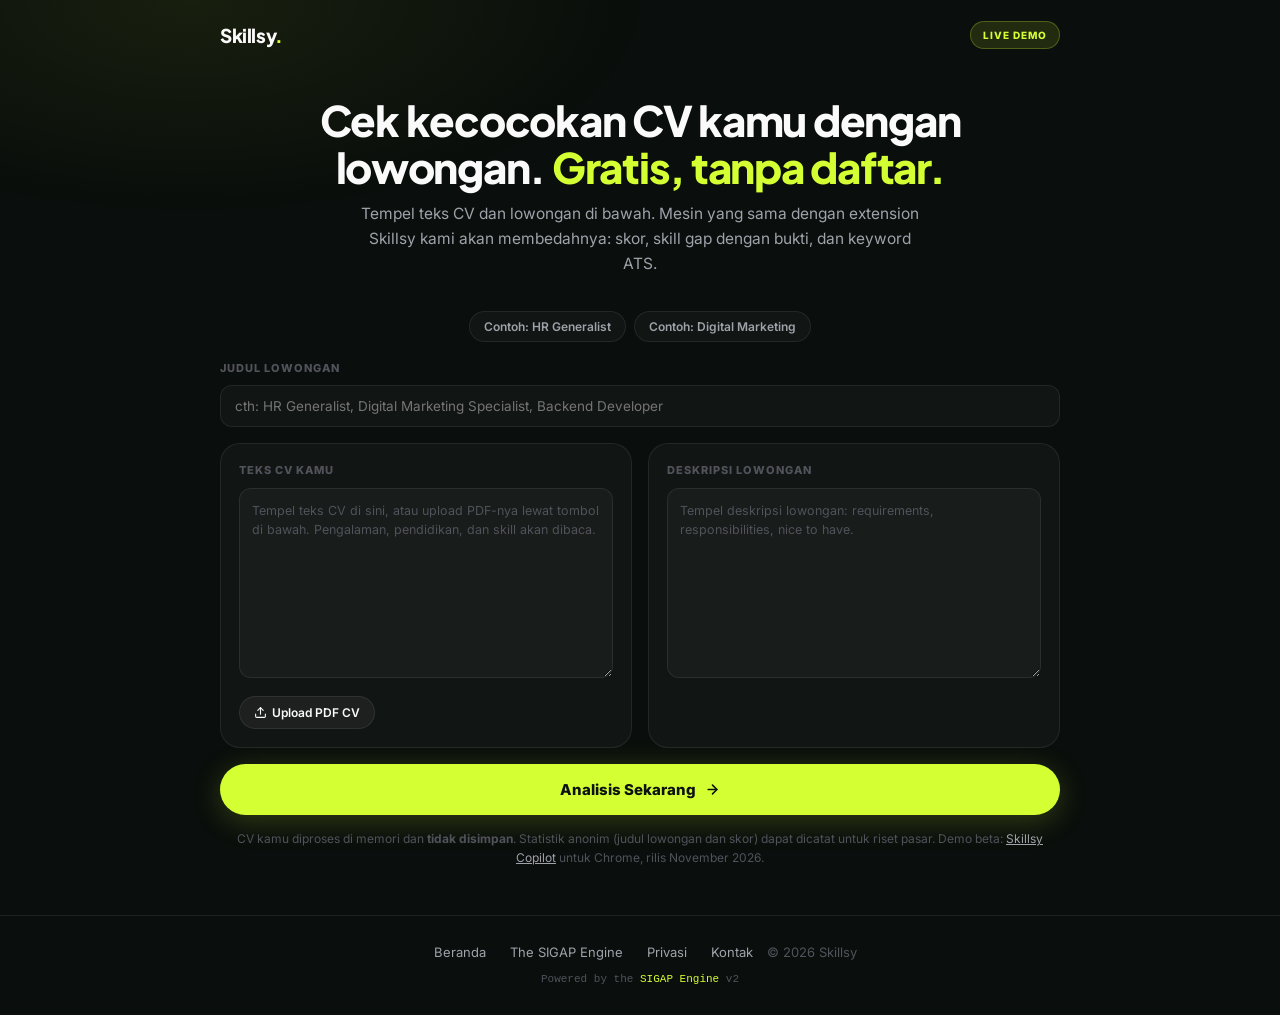
<file: demo.html>
<!DOCTYPE html>
<html lang="id">
<head>
  <meta charset="UTF-8">
  <meta name="viewport" content="width=device-width, initial-scale=1.0">
  <title>Cek Kecocokan CV dengan Lowongan - Gratis | Skillsy</title>
  <meta name="description" content="Demo gratis Skillsy Copilot: tempel CV dan lowongan kerja kamu, dapatkan skor kecocokan, rincian skill gap dengan bukti, dan keyword ATS dalam hitungan detik. Tanpa daftar akun.">
  <link rel="icon" type="image/svg+xml" href="logo.svg">
  <link rel="preconnect" href="https://fonts.googleapis.com">
  <link rel="preconnect" href="https://fonts.gstatic.com" crossorigin>
  <link href="https://fonts.googleapis.com/css2?family=Inter:wght@400;500;600;700&family=Plus+Jakarta+Sans:wght@700;800&display=swap" rel="stylesheet">
  <style>
    :root {
      --bg: #0a0e0c;
      --lime: #d4ff32;
      --lime-dim: rgba(212, 255, 50, 0.12);
      --text: #fafafa;
      --muted: #a1a1aa;
      --faint: #52525b;
      --glass: rgba(255, 255, 255, 0.03);
      --glass-2: rgba(255, 255, 255, 0.06);
      --border: rgba(255, 255, 255, 0.08);
      --radius: 20px;
      --font-display: 'Plus Jakarta Sans', sans-serif;
      --font-body: 'Inter', sans-serif;
      --red: #f87171;
      --green: #4ade80;
    }
    * { margin: 0; padding: 0; box-sizing: border-box; }
    body { font-family: var(--font-body); background: var(--bg); color: var(--text); line-height: 1.6; }
    .bg-fx { position: fixed; inset: 0; z-index: -1; pointer-events: none; }
    .bg-fx::before {
      content: ''; position: absolute; inset: 0;
      background: radial-gradient(ellipse 60% 40% at 15% 0%, rgba(212,255,50,0.07), transparent 60%);
    }
    .container { max-width: 880px; margin: 0 auto; padding: 0 20px; }

    nav {
      display: flex; align-items: center; justify-content: space-between;
      padding: 20px 0;
    }
    .nav-logo { font-family: var(--font-display); font-weight: 800; font-size: 19px; letter-spacing: -0.02em; color: var(--text); text-decoration: none; }
    .nav-logo span { color: var(--lime); }
    .nav-badge { font-size: 10px; font-weight: 800; letter-spacing: 0.1em; color: var(--lime); background: var(--lime-dim); border: 1px solid rgba(212,255,50,0.25); padding: 5px 12px; border-radius: 100px; }

    .hero { padding: 26px 0 34px; text-align: center; }
    .hero h1 { font-family: var(--font-display); font-size: clamp(28px, 4.4vw, 42px); font-weight: 800; letter-spacing: -0.03em; line-height: 1.12; margin-bottom: 12px; }
    .hero h1 em { font-style: normal; color: var(--lime); }
    .hero p { color: var(--muted); max-width: 560px; margin: 0 auto; font-size: 15.5px; }

    .demo-grid { display: grid; grid-template-columns: 1fr 1fr; gap: 16px; margin-bottom: 16px; }
    .input-card {
      background: var(--glass); border: 1px solid var(--border);
      border-radius: var(--radius); padding: 18px;
      display: flex; flex-direction: column; gap: 8px;
    }
    .input-card label { font-size: 11px; font-weight: 800; letter-spacing: 0.09em; text-transform: uppercase; color: var(--faint); }
    .input-card textarea {
      width: 100%; min-height: 190px; resize: vertical;
      background: rgba(255,255,255,0.03); border: 1px solid var(--border);
      border-radius: 12px; color: var(--text);
      font-family: var(--font-body); font-size: 12.5px; line-height: 1.55;
      padding: 12px; outline: none; transition: border-color .2s;
    }
    .input-card textarea:focus { border-color: rgba(212,255,50,0.45); }
    .cv-upload-row { display: flex; align-items: center; gap: 10px; margin-top: 10px; flex-wrap: wrap; }
    .cv-upload-btn {
      background: rgba(255,255,255,0.05); border: 1px solid var(--border);
      color: var(--text); font-family: var(--font-body); font-size: 12px; font-weight: 600;
      padding: 8px 14px; border-radius: 100px; cursor: pointer; transition: all .2s;
    }
    .cv-upload-btn:hover { border-color: rgba(212,255,50,0.35); color: var(--lime); }
    .cv-file-name { font-size: 11.5px; color: var(--muted); }
    .input-card textarea::placeholder { color: var(--faint); }
    .input-title { display: flex; flex-direction: column; gap: 8px; margin-bottom: 16px; }
    .input-title input {
      width: 100%; padding: 12px 14px;
      background: rgba(255,255,255,0.03); border: 1px solid var(--border);
      border-radius: 12px; color: var(--text);
      font-family: var(--font-body); font-size: 13.5px; outline: none;
      transition: border-color .2s;
    }
    .input-title input:focus { border-color: rgba(212,255,50,0.45); }

    .run-btn {
      width: 100%;
      background: var(--lime); color: #0d1210;
      font-family: var(--font-body); font-weight: 800; font-size: 15px;
      padding: 16px; border-radius: 100px; border: none; cursor: pointer;
      box-shadow: 0 6px 30px rgba(212,255,50,0.2);
      transition: transform .2s, box-shadow .2s;
      display: flex; align-items: center; justify-content: center; gap: 9px;
    }
    .run-btn:hover:not(:disabled) { transform: translateY(-2px); box-shadow: 0 10px 40px rgba(212,255,50,0.3); }
    .run-btn:disabled { opacity: 0.4; cursor: not-allowed; }
    .demo-error { display: none; color: var(--red); font-size: 13px; text-align: center; margin-top: 12px; }
    .demo-note { text-align: center; font-size: 12px; color: var(--faint); margin-top: 14px; }
    .demo-note a { color: var(--muted); }
    .sample-row { display: flex; gap: 8px; justify-content: center; margin-bottom: 18px; flex-wrap: wrap; }
    .sample-btn {
      background: var(--glass); border: 1px solid var(--border); color: var(--muted);
      font-family: var(--font-body); font-size: 12px; font-weight: 600;
      padding: 7px 14px; border-radius: 100px; cursor: pointer; transition: all .2s;
    }
    .sample-btn:hover { color: var(--lime); border-color: rgba(212,255,50,0.3); }

    /* RESULT */
    #result { display: none; margin-top: 36px; }
    .res-score-card {
      background: var(--glass-2); border: 1px solid var(--border);
      border-radius: var(--radius); padding: 24px;
      display: flex; align-items: center; gap: 22px; margin-bottom: 16px;
    }
    .ring {
      --pct: 0; --sz: 96px;
      width: var(--sz); height: var(--sz); border-radius: 50%; flex-shrink: 0;
      background:
        radial-gradient(closest-side, #0a0e0c 79%, transparent 80% 100%),
        conic-gradient(var(--lime) calc(var(--pct) * 1%), rgba(255,255,255,0.07) 0);
      display: flex; flex-direction: column; align-items: center; justify-content: center;
    }
    .ring b { font-family: var(--font-display); font-size: 25px; font-weight: 800; }
    .ring label { font-size: 8.5px; font-weight: 700; color: var(--faint); letter-spacing: 0.08em; text-transform: uppercase; }
    .res-score-info { display: flex; flex-direction: column; gap: 8px; }
    .res-verdict { font-size: 14.5px; font-weight: 700; color: var(--lime); }
    .res-seniority { font-size: 12.5px; color: var(--muted); }

    .res-card {
      background: var(--glass); border: 1px solid var(--border);
      border-radius: var(--radius); padding: 22px; margin-bottom: 14px;
    }
    .res-card h3 { font-family: var(--font-display); font-size: 13px; font-weight: 800; letter-spacing: 0.06em; text-transform: uppercase; color: var(--faint); margin-bottom: 14px; }
    .res-synthesis { font-size: 14.5px; color: var(--text); line-height: 1.65; }
    .bd-row { display: flex; flex-direction: column; gap: 4px; margin-bottom: 10px; }
    .bd-row:last-child { margin-bottom: 0; }
    .bd-top { display: flex; justify-content: space-between; font-size: 12.5px; }
    .bd-top .lbl { color: var(--muted); font-weight: 600; }
    .bd-top b { font-size: 12.5px; }
    .bd-track { height: 5px; background: rgba(255,255,255,0.07); border-radius: 3px; overflow: hidden; }
    .bd-fill { height: 100%; border-radius: 3px; }

    .req-item { padding: 11px 0; border-bottom: 1px solid var(--border); }
    .req-item:last-child { border-bottom: none; }
    .req-head { display: flex; gap: 10px; align-items: flex-start; }
    .req-ico { width: 17px; height: 17px; border-radius: 50%; flex-shrink: 0; margin-top: 2px; display: flex; align-items: center; justify-content: center; font-size: 10px; font-weight: 900; }
    .req-ico.met { background: rgba(74,222,128,0.15); color: var(--green); }
    .req-ico.partial { background: rgba(251,191,36,0.15); color: #fbbf24; }
    .req-ico.missing { background: rgba(248,113,113,0.15); color: var(--red); }
    .req-t { font-size: 13.5px; font-weight: 600; }
    .req-d { font-size: 12.5px; color: var(--muted); margin-top: 3px; padding-left: 27px; line-height: 1.55; }

    .chips { display: flex; flex-wrap: wrap; gap: 8px; }
    .chip {
      display: inline-flex; align-items: center; gap: 6px;
      padding: 7px 13px; border-radius: 100px;
      font-size: 12px; font-weight: 600;
      background: var(--glass); border: 1px solid var(--border); color: var(--text);
    }
    .chip i { width: 7px; height: 7px; border-radius: 50%; }
    .chip.ok i { background: var(--green); }
    .chip.no i { background: var(--red); }
    .chip.ats { border-style: dashed; color: var(--muted); font-family: ui-monospace, monospace; font-size: 11.5px; cursor: pointer; transition: border-color .2s; }
    .chip.ats:hover { border-color: rgba(212,255,50,0.4); color: var(--lime); }

    footer { border-top: 1px solid var(--border); margin-top: 48px; padding: 26px 0; font-size: 13px; color: var(--faint); text-align: center; }
    footer a { color: var(--muted); text-decoration: none; margin: 0 10px; }
    footer a:hover { color: var(--lime); }

    @media (max-width: 720px) { .demo-grid { grid-template-columns: 1fr; } .res-score-card { flex-direction: column; text-align: center; } .res-score-info { align-items: center; } }
  </style>
</head>
<body>
<div class="bg-fx"></div>
<div class="container">

  <nav>
    <a class="nav-logo" href="/">Skillsy<span>.</span></a>
    <span class="nav-badge">LIVE DEMO</span>
  </nav>

  <header class="hero">
    <h1>Cek kecocokan CV kamu dengan lowongan. <em>Gratis, tanpa daftar.</em></h1>
    <p>Tempel teks CV dan lowongan di bawah. Mesin yang sama dengan extension Skillsy kami akan membedahnya: skor, skill gap dengan bukti, dan keyword ATS.</p>
  </header>

  <div class="sample-row">
    <button class="sample-btn" onclick="fillSample('hr')">Contoh: HR Generalist</button>
    <button class="sample-btn" onclick="fillSample('dm')">Contoh: Digital Marketing</button>
  </div>

  <div class="input-title">
    <label style="font-size: 11px; font-weight: 800; letter-spacing: 0.09em; text-transform: uppercase; color: var(--faint);">Judul Lowongan</label>
    <input type="text" id="jobTitle" placeholder="cth: HR Generalist, Digital Marketing Specialist, Backend Developer">
  </div>

  <div class="demo-grid">
    <div class="input-card">
      <label for="cvText">Teks CV kamu</label>
      <textarea id="cvText" placeholder="Tempel teks CV di sini, atau upload PDF-nya lewat tombol di bawah. Pengalaman, pendidikan, dan skill akan dibaca." spellcheck="false"></textarea>
      <div class="cv-upload-row">
        <button type="button" class="cv-upload-btn" onclick="document.getElementById('cvFile').click()">
          <svg width="13" height="13" viewBox="0 0 24 24" fill="none" stroke="currentColor" stroke-width="2" stroke-linecap="round" stroke-linejoin="round" style="vertical-align:-2px; margin-right:5px;"><path d="M21 15v4a2 2 0 0 1-2 2H5a2 2 0 0 1-2-2v-4"/><polyline points="17 8 12 3 7 8"/><line x1="12" y1="3" x2="12" y2="15"/></svg>Upload PDF CV
        </button>
        <span class="cv-file-name" id="cvFileName"></span>
        <input type="file" id="cvFile" accept="application/pdf,.pdf" style="display:none">
      </div>
    </div>
    <div class="input-card">
      <label for="jobDesc">Deskripsi lowongan</label>
      <textarea id="jobDesc" placeholder="Tempel deskripsi lowongan: requirements, responsibilities, nice to have." spellcheck="false"></textarea>
    </div>
  </div>

  <button class="run-btn" id="runBtn" onclick="runAnalysis()">
    Analisis Sekarang
    <svg width="15" height="15" viewBox="0 0 24 24" fill="none" stroke="currentColor" stroke-width="2.5" stroke-linecap="round" stroke-linejoin="round"><line x1="5" y1="12" x2="19" y2="12"/><polyline points="12 5 19 12 12 19"/></svg>
  </button>
  <div class="demo-error" id="demoError" role="alert"></div>
  <p class="demo-note">CV kamu diproses di memori dan <b>tidak disimpan</b>. Statistik anonim (judul lowongan dan skor) dapat dicatat untuk riset pasar. Demo beta: <a href="/">Skillsy Copilot</a> untuk Chrome, rilis November 2026.</p>

  <div id="result">
    <div class="res-score-card">
      <div class="ring" id="scoreRing"><b id="scoreNum">0%</b><label>Match</label></div>
      <div class="res-score-info">
        <span class="res-verdict" id="resVerdict"></span>
        <span class="res-seniority" id="resSeniority"></span>
      </div>
    </div>

    <div class="res-card" id="synthCard" style="display:none;">
      <h3>Pembahasan</h3>
      <p class="res-synthesis" id="resSynthesis"></p>
    </div>

    <div class="res-card" id="bdCard" style="display:none;">
      <h3>Dari Mana Skor Ini</h3>
      <div id="breakdown"></div>
    </div>

    <div class="res-card">
      <h3>Kecocokan Requirement</h3>
      <div id="reqList"></div>
    </div>

    <div class="res-card" id="chipsCard" style="display:none;">
      <h3>Skill Kamu vs Lowongan</h3>
      <div class="chips" id="skillChips"></div>
    </div>

    <div class="res-card" id="atsCard" style="display:none;">
      <h3>Keyword ATS (klik untuk salin)</h3>
      <div class="chips" id="atsChips"></div>
    </div>

    <div class="res-card" style="text-align: center;">
      <p style="font-size: 13.5px; color: var(--muted);">Ini versi web yang disederhanakan. <b style="color: var(--text);">Extension Skillsy</b> menyimpan CV kamu, memindai lowongan LinkedIn/JobStreet dalam satu klik, dan membuat surat lamaran.</p>
    </div>
  </div>
</div>

<footer>
  <a href="/">Beranda</a>
  <a href="sigap-engine.html">The SIGAP Engine</a>
  <a href="privacy.html">Privasi</a>
  <a href="mailto:raybunaken@gmail.com">Kontak</a>
  &copy; 2026 Skillsy
  <div style="margin-top: 8px; font-family: ui-monospace, monospace; font-size: 11px;">Powered by the <span style="color: var(--lime);">SIGAP Engine</span> v2</div>
</footer>

<script src="/extension/pdf.min.js"></script>
<script>
  // ── PDF CV upload: diparse di browser, file tidak pernah diunggah ──
  document.getElementById('cvFile').addEventListener('change', async (e) => {
    const file = e.target.files[0];
    if (!file) return;
    clearErr();
    const nameEl = document.getElementById('cvFileName');
    if (file.size > 10 * 1024 * 1024) { err('Ukuran PDF maksimal 10MB.'); return; }
    nameEl.textContent = 'membaca ' + file.name + '...';

    try {
      if (typeof pdfjsLib === 'undefined') throw new Error('Pembaca PDF belum termuat. Refresh halaman atau tempel teks manual.');
      pdfjsLib.GlobalWorkerOptions.workerSrc = '/extension/pdf.worker.min.js';
      const buf = await file.arrayBuffer();
      const pdf = await pdfjsLib.getDocument({ data: buf }).promise;
      let text = '';
      const maxPages = Math.min(pdf.numPages, 15);
      for (let p = 1; p <= maxPages; p++) {
        const page = await pdf.getPage(p);
        const content = await page.getTextContent();
        text += content.items.map(i => i.str).join(' ') + '\n\n';
      }
      text = text.replace(/[ \t]+/g, ' ').trim();
      if (text.length < 50) throw new Error('Teks tidak terbaca dari PDF ini (kemungkinan hasil scan/gambar). Tempel teks manual ya.');
      document.getElementById('cvText').value = text;
      nameEl.innerHTML = '<b style="color: var(--green);">&#10003; ' + file.name + '</b> (' + text.length.toLocaleString('id-ID') + ' karakter terbaca, bisa kamu edit di atas)';
    } catch (e2) {
      nameEl.textContent = '';
      err(e2.message || 'Gagal membaca PDF.');
    }
  });
</script>

<script>
  const SAMPLES = {
    hr: {
      title: 'HR Generalist',
      cv: 'SARI MELATI\nHR Generalist - PT Distribusi Niaga (3 tahun)\n\nPENGALAMAN:\n- Menangani rekrutmen end-to-end, screening 200+ kandidat per tahun\n- Payroll dan pengelolaan BPJS 150 karyawan menggunakan Excel\n- Onboarding dan training karyawan baru\n- Menyusun kontrak kerja dan peraturan perusahaan\n\nPENDIDIKAN: S1 Psikologi, Universitas Indonesia\n\nSKILL: Rekrutmen, Payroll, Excel, Training, Komunikasi, Kontrak Kerja',
      jd: 'HR Generalist - PT Maju Bersama\nRequirements:\n- Minimum 2 years of HR experience\n- Bachelor degree in Psychology or Management\n- Strong communication and interpersonal skills\n- Experience with payroll and BPJS administration\nNice to have: familiar with HRIS such as Talenta'
    },
    dm: {
      title: 'Digital Marketing Specialist',
      cv: 'RINA KUSUMA\nSocial Media Officer - Brand Lokal (2 tahun)\n\nPENGALAMAN:\n- Mengelola Instagram dan TikTok, tumbuh 50k followers organik\n- Membuat content calendar dan copywriting untuk 3 brand\n- Evaluasi performa konten menggunakan Google Analytics dan Excel\n- Desain konten harian menggunakan Canva\n\nPENDIDIKAN: S1 Manajemen Pemasaran\n\nSKILL: Copywriting, Canva, Google Analytics, Content Strategy, Excel',
      jd: 'Digital Marketing Specialist\nRequirements:\n- 2+ years experience in digital marketing\n- Experience running Meta Ads campaigns\n- Strong Search Engine Optimization (SEO) knowledge\n- Excellent content writing skills\nNice to have: Canva, email marketing'
    }
  };

  // Saat file dibuka langsung dari disk (file://), relative URL tidak punya origin.
  // Fallback ke API production supaya demo tetap jalan di mana pun dibuka.
  const API_BASE = location.protocol.startsWith('http') ? '' : 'https://skillsy.my.id';

  function fillSample(key) {
    const s = SAMPLES[key];
    document.getElementById('jobTitle').value = s.title;
    document.getElementById('cvText').value = s.cv;
    document.getElementById('jobDesc').value = s.jd;
  }

  function err(msg) {
    const el = document.getElementById('demoError');
    el.textContent = msg;
    el.style.display = 'block';
  }
  function clearErr() { document.getElementById('demoError').style.display = 'none'; }

  function getInstallId() {
    let id = localStorage.getItem('skillsy-demo-id');
    if (!id) {
      id = (crypto.randomUUID) ? crypto.randomUUID() : 'web-' + Date.now() + '-' + Math.random().toString(36).slice(2);
      localStorage.setItem('skillsy-demo-id', id);
    }
    return id;
  }

  const EMAIL_RE = null;
  const statusText = (score) => score >= 70 ? 'Cukup siap untuk apply' : score >= 45 ? 'Layak dicoba, perbaiki dulu' : 'Jarak masih besar, pertimbangkan posisi lain';

  async function runAnalysis() {
    clearErr();
    const cv = document.getElementById('cvText').value.trim();
    const jd = document.getElementById('jobDesc').value.trim();
    const title = document.getElementById('jobTitle').value.trim() || 'Lowongan';
    if (cv.length < 50) { err('Teks CV terlalu pendek. Tempel CV lengkap minimal beberapa paragraf.'); return; }
    if (jd.length < 30) { err('Deskripsi lowongan terlalu pendek. Tempel requirements-nya.'); return; }

    const btn = document.getElementById('runBtn');
    btn.disabled = true;
    btn.innerText = 'Menganalisis... (sekitar 10 detik)';

    try {
      const res = await fetch(API_BASE + '/api/analyze-job', {
        method: 'POST',
        headers: { 'Content-Type': 'application/json', 'X-Skillsy-Client': getInstallId() },
        body: JSON.stringify({ cv_text: cv, job_title: title, job_description: jd })
      });
      if (res.status === 429) { const d = await res.json().catch(() => ({})); throw new Error(d.detail || 'Terlalu banyak percobaan. Tunggu satu menit.'); }
      const data = await res.json();
      if (data.error) throw new Error(data.error);
      renderResult(data);
    } catch (e) {
      err(e.message || 'Terjadi kesalahan. Coba lagi.');
    } finally {
      btn.disabled = false;
      btn.innerHTML = 'Analisis Sekarang <svg width="15" height="15" viewBox="0 0 24 24" fill="none" stroke="currentColor" stroke-width="2.5" stroke-linecap="round" stroke-linejoin="round"><line x1="5" y1="12" x2="19" y2="12"/><polyline points="12 5 19 12 12 19"/></svg>';
      document.getElementById('result').scrollIntoView({ behavior: 'smooth', block: 'start' });
    }
  }

  function renderResult(d) {
    const score = d.readiness_score || 0;
    const ring = document.getElementById('scoreRing');
    ring.style.setProperty('--pct', score);
    document.getElementById('scoreNum').textContent = score + '%';
    document.getElementById('resVerdict').textContent = statusText(score);
    document.getElementById('resSeniority').textContent = d.seniority_level || '';

    const synEl = document.getElementById('synthCard');
    if (d.synthesis) { document.getElementById('resSynthesis').textContent = d.synthesis; synEl.style.display = 'block'; }
    else synEl.style.display = 'none';

    const bd = d.score_breakdown;
    const bdEl = document.getElementById('bdCard');
    if (bd) {
      const labels = { experience: 'Pengalaman', must_skills: 'Skill Wajib', plus_skills: 'Skill Plus', education: 'Edukasi' };
      document.getElementById('breakdown').innerHTML = Object.entries(bd).map(([k, v]) => {
        const pct = Math.max(0, Math.min(100, v.score || 0));
        const color = pct >= 70 ? '#22c55e' : pct >= 45 ? '#f59e0b' : '#ef4444';
        const note = v.note ? `<div style="font-size:10.5px; color:var(--faint); margin-top:2px;">${v.note}</div>` : '';
        return `<div class="bd-row"><div class="bd-top"><span class="lbl">${labels[k] || k}</span><b>${pct} <span style="color:var(--faint); font-weight:600; font-size:10.5px;">bobot ${v.weight}%</span></b></div><div class="bd-track"><div class="bd-fill" style="width:${pct}%; background:${color};"></div></div>${note}</div>`;
      }).join('');
      bdEl.style.display = 'block';
    } else bdEl.style.display = 'none';

    const icon = { met: '&#10003;', partial: '+', missing: '&#10007;' };
    document.getElementById('reqList').innerHTML = (d.requirements_check || []).map(r =>
      `<div class="req-item"><div class="req-head"><div class="req-ico ${r.status}">${icon[r.status] || '?'}</div><div class="req-t">${r.req}</div></div><div class="req-d">${r.detail || ''}</div></div>`
    ).join('');

    const chipsEl = document.getElementById('chipsCard');
    const matched = d.matched_skills || [];
    const missing = d.missing_skills || [];
    if (matched.length || missing.length) {
      chipsEl.innerHTML =
        matched.map(s => `<span class="chip ok"><i></i>${s}</span>`).join('') +
        missing.map(s => `<span class="chip no"><i></i>${s}</span>`).join('');
      chipsEl.style.display = 'block';
    } else chipsEl.style.display = 'none';

    const atsEl = document.getElementById('atsCard');
    if (d.ats_keywords && d.ats_keywords.length) {
      atsEl.innerHTML = '';
      d.ats_keywords.forEach(kw => {
        const c = document.createElement('span');
        c.className = 'chip ats';
        c.textContent = kw;
        c.title = 'Klik untuk salin';
        c.onclick = () => {
          navigator.clipboard.writeText(kw).then(() => {
            c.textContent = 'tersalin: ' + kw;
            setTimeout(() => { c.textContent = kw; }, 1500);
          });
        };
        atsEl.appendChild(c);
      });
      atsEl.style.display = 'block';
    } else atsEl.style.display = 'none';

    document.getElementById('result').style.display = 'block';
  }
</script>
</body>
</html>
</file>
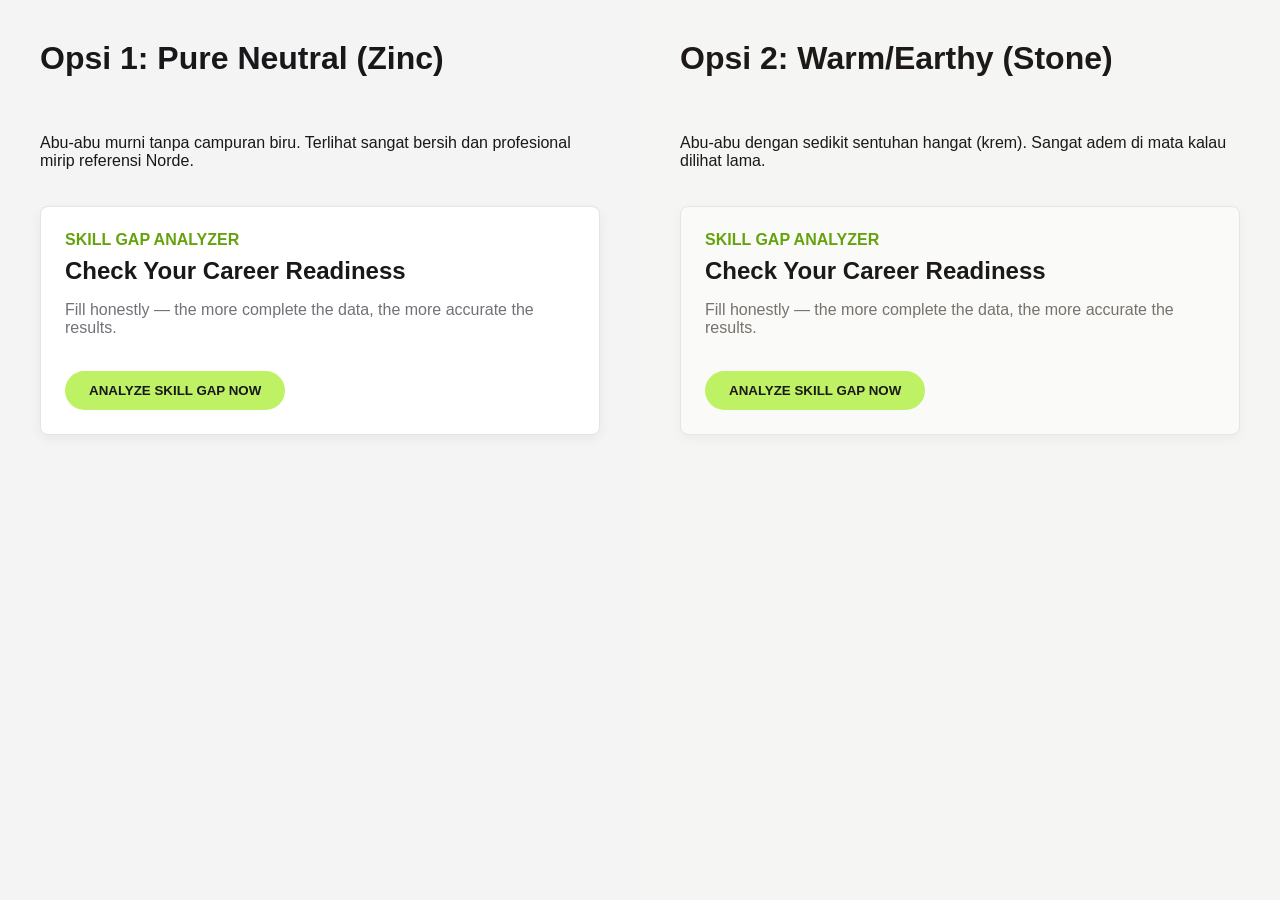
<file: palette-preview.html>
<!DOCTYPE html>
<html lang="en">
<head>
  <meta charset="UTF-8">
  <title>Color Palette Preview</title>
  <style>
    body { font-family: 'Segoe UI', Tahoma, Geneva, Verdana, sans-serif; margin: 0; display: flex; height: 100vh; }
    .split { flex: 1; padding: 40px; display: flex; flex-direction: column; gap: 20px; }
    
    /* Option 1: Zinc (Clean) */
    .zinc { background-color: #F4F4F5; color: #18181B; }
    .zinc-card { background-color: #FFFFFF; border: 1px solid #E4E4E7; padding: 24px; border-radius: 8px; box-shadow: 0 4px 12px rgba(0,0,0,0.05); }
    .zinc-btn { background-color: #BEF264; color: #18181B; padding: 12px 24px; border: none; border-radius: 24px; font-weight: bold; cursor: pointer; }
    .zinc-accent { color: #65A30D; font-weight: bold; }
    
    /* Option 2: Stone (Warm) */
    .stone { background-color: #F5F5F4; color: #1C1917; }
    .stone-card { background-color: #FAFAF9; border: 1px solid #E7E5E4; padding: 24px; border-radius: 8px; box-shadow: 0 4px 12px rgba(0,0,0,0.04); }
    .stone-btn { background-color: #BEF264; color: #1C1917; padding: 12px 24px; border: none; border-radius: 24px; font-weight: bold; cursor: pointer; }
    .stone-accent { color: #65A30D; font-weight: bold; }
    
    h1 { margin-top: 0; }
  </style>
</head>
<body>

  <!-- Option 1 -->
  <div class="split zinc">
    <h1>Opsi 1: Pure Neutral (Zinc)</h1>
    <p>Abu-abu murni tanpa campuran biru. Terlihat sangat bersih dan profesional mirip referensi Norde.</p>
    <div class="zinc-card">
      <div class="zinc-accent">SKILL GAP ANALYZER</div>
      <h2 style="margin: 8px 0;">Check Your Career Readiness</h2>
      <p style="color: #71717A;">Fill honestly &mdash; the more complete the data, the more accurate the results.</p>
      <br>
      <button class="zinc-btn">ANALYZE SKILL GAP NOW</button>
    </div>
  </div>

  <!-- Option 2 -->
  <div class="split stone">
    <h1>Opsi 2: Warm/Earthy (Stone)</h1>
    <p>Abu-abu dengan sedikit sentuhan hangat (krem). Sangat adem di mata kalau dilihat lama.</p>
    <div class="stone-card">
      <div class="stone-accent">SKILL GAP ANALYZER</div>
      <h2 style="margin: 8px 0;">Check Your Career Readiness</h2>
      <p style="color: #78716C;">Fill honestly &mdash; the more complete the data, the more accurate the results.</p>
      <br>
      <button class="stone-btn">ANALYZE SKILL GAP NOW</button>
    </div>
  </div>

</body>
</html>
</file>
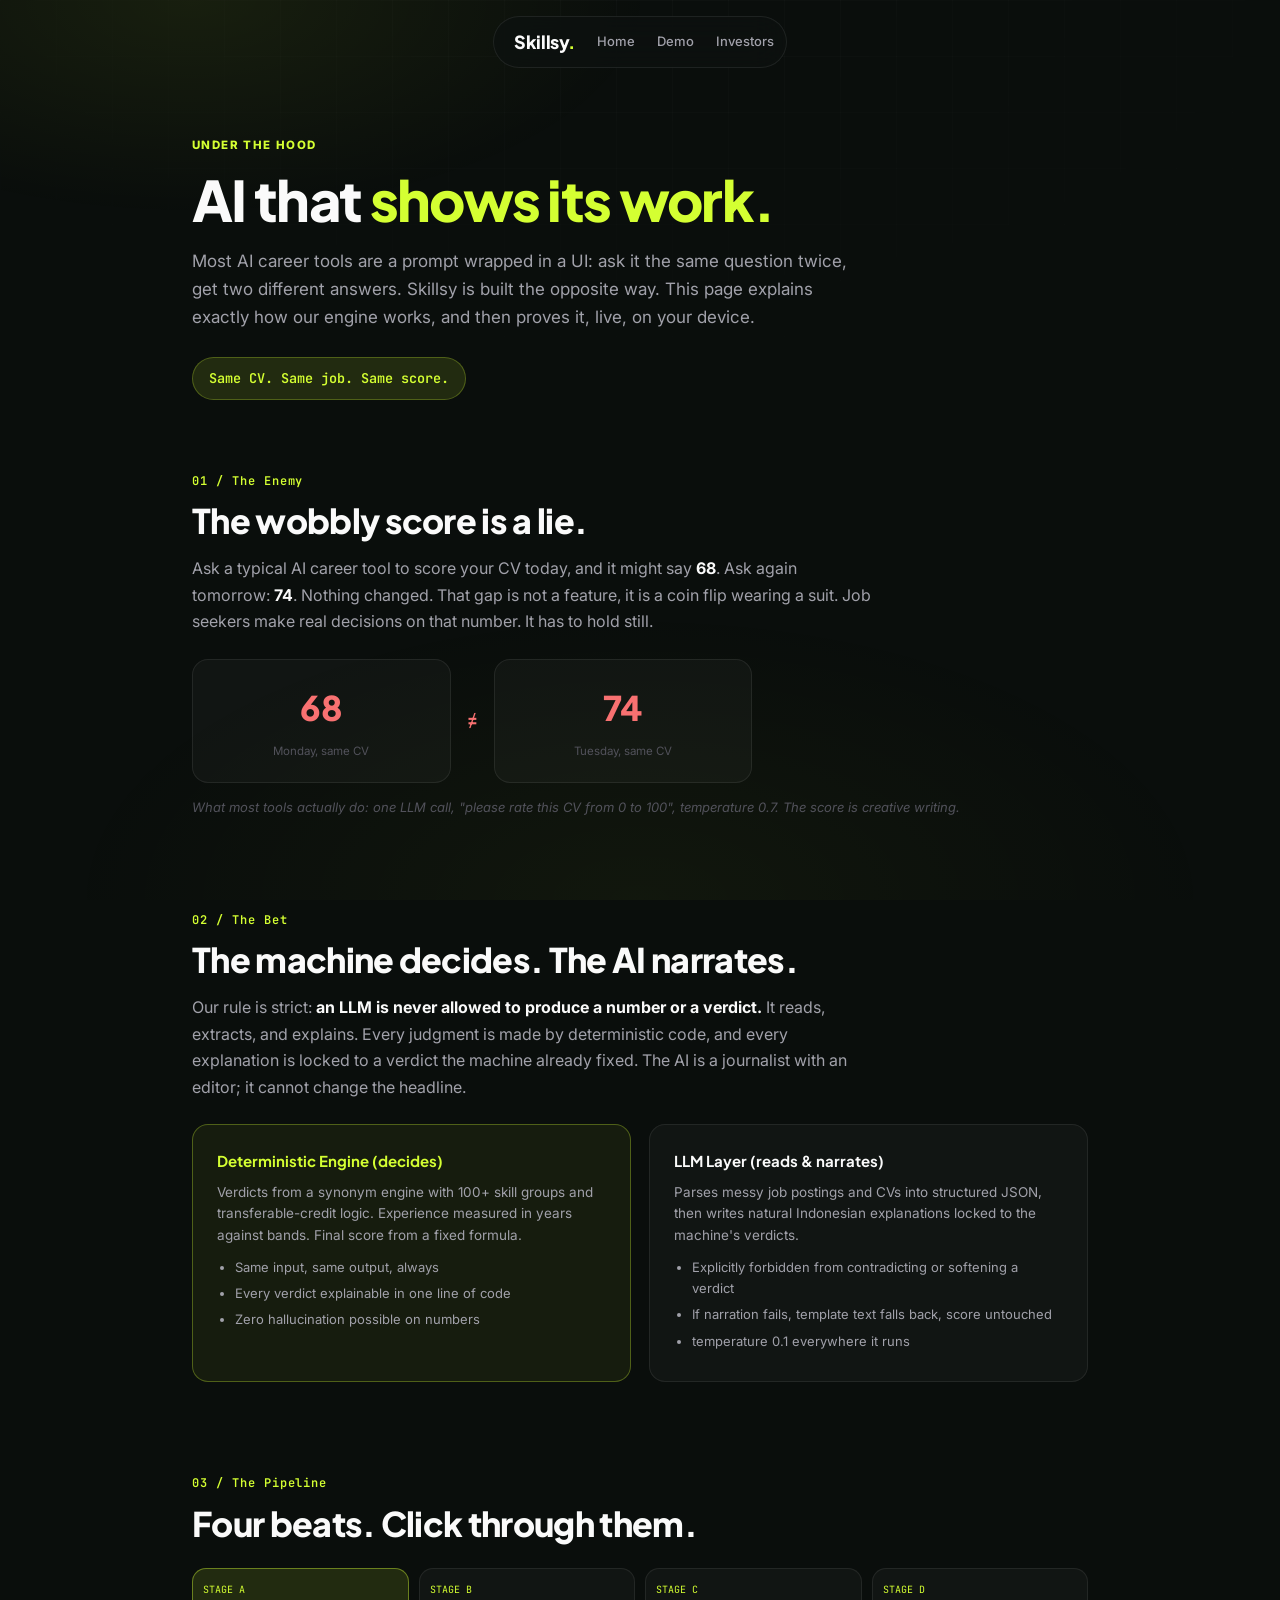
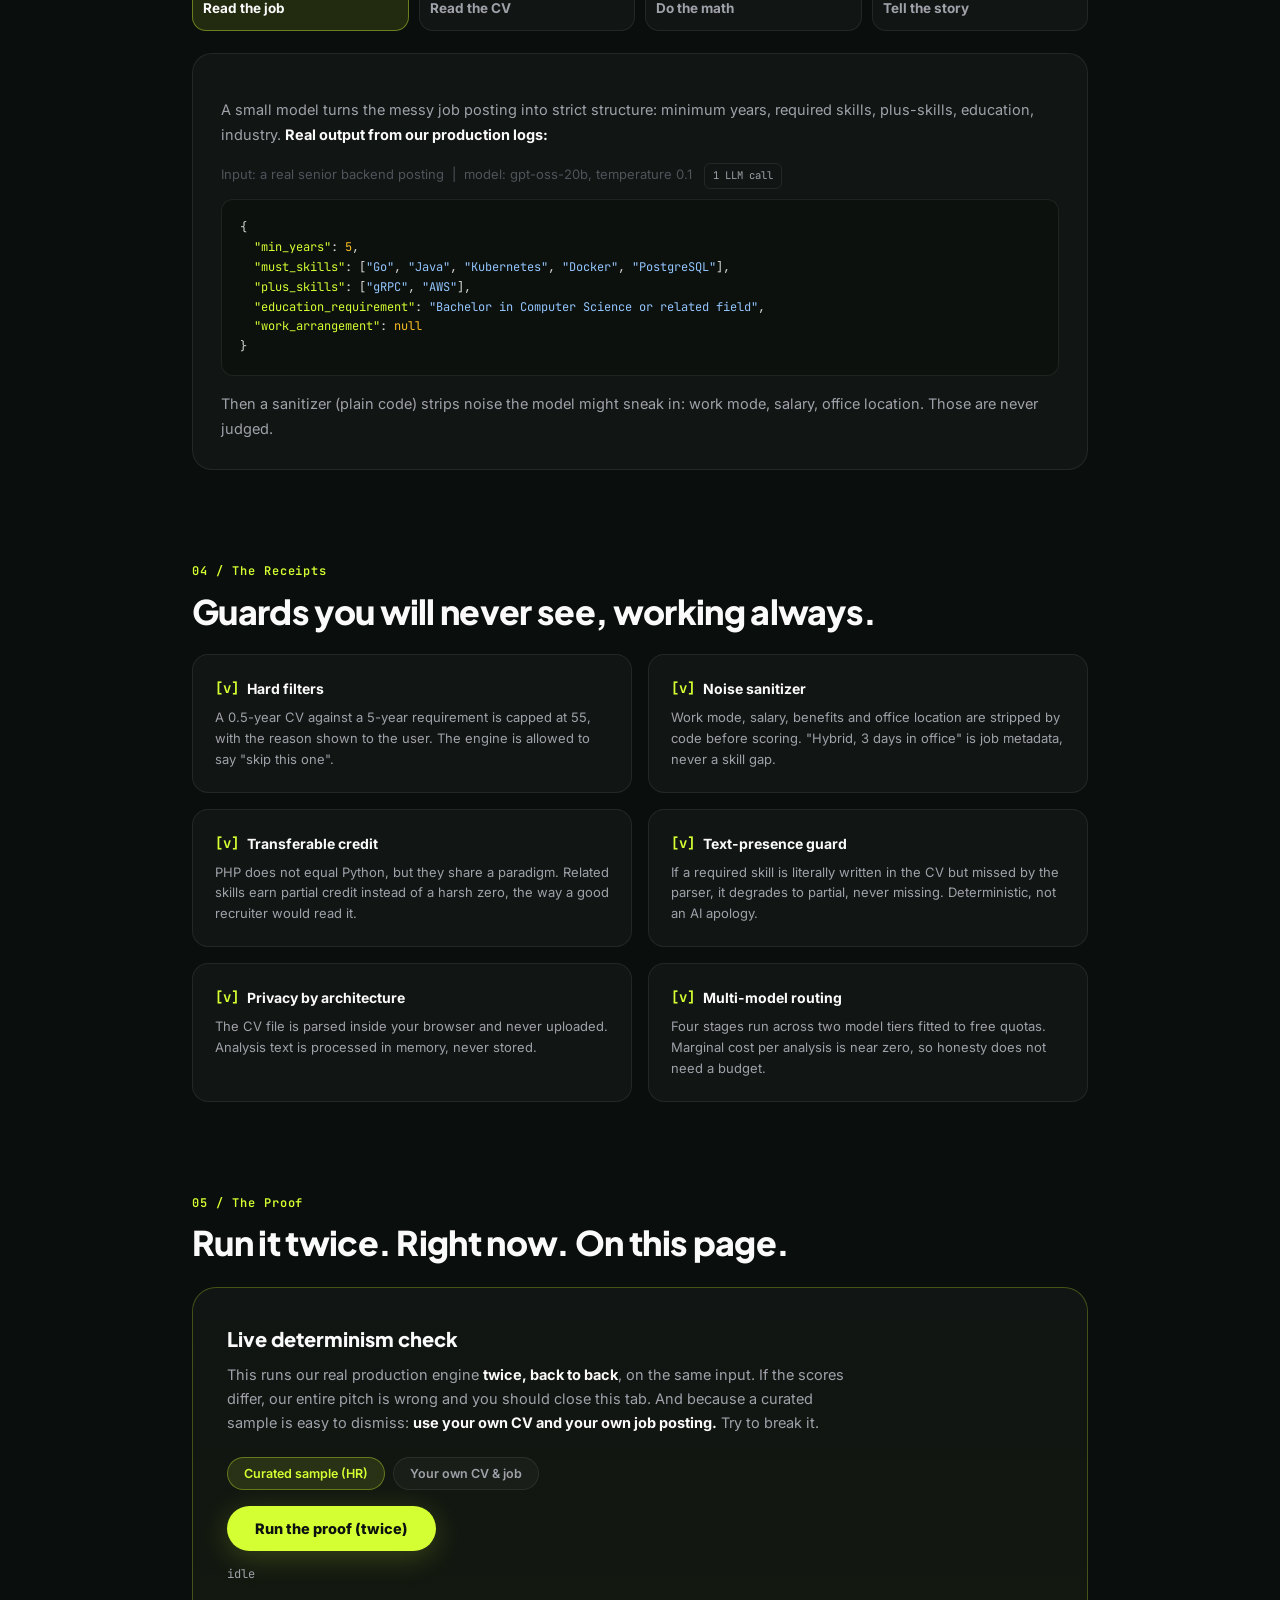
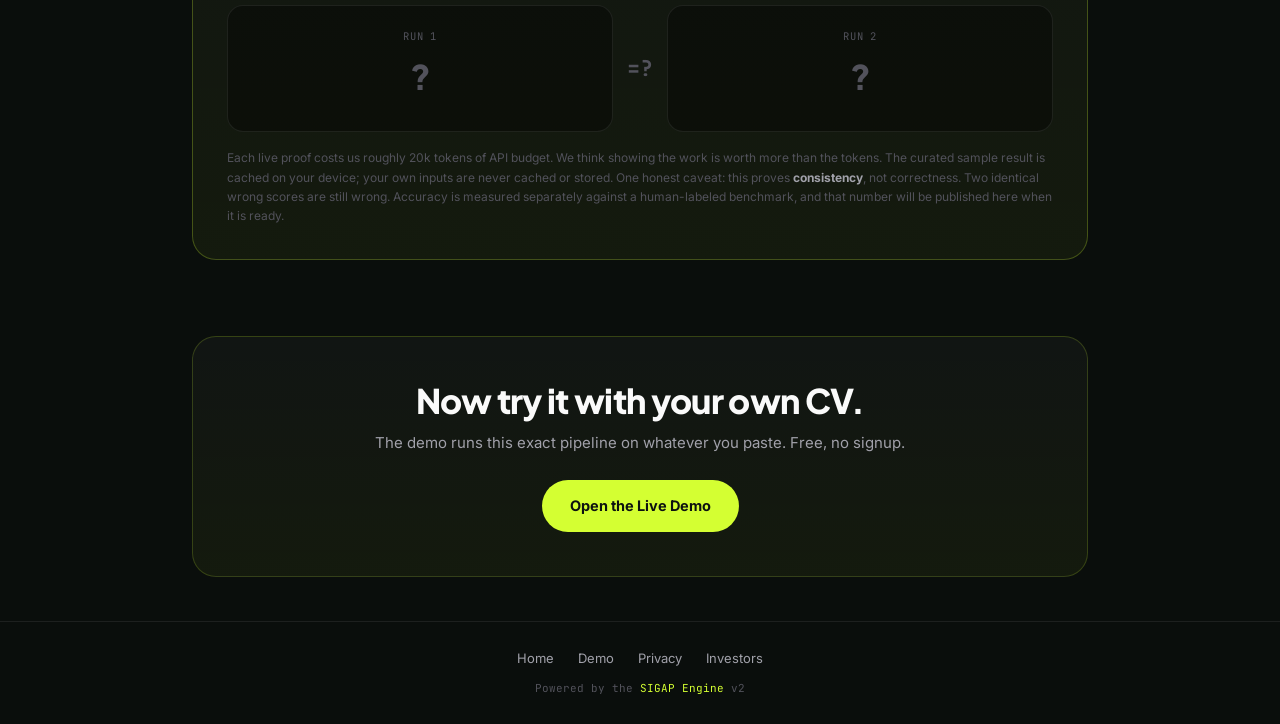
<file: sigap-engine.html>
<!DOCTYPE html>
<html lang="en">
<head>
  <meta charset="UTF-8">
  <meta name="viewport" content="width=device-width, initial-scale=1.0">
  <title>The SIGAP Engine | How Skillsy Actually Works</title>
  <meta name="description" content="Skillsy is not an AI black box. The SIGAP Engine: a 4-stage pipeline where machines decide and AI narrates. Deterministic scoring, evidence-based verdicts, live proof on this page.">
  <link rel="icon" type="image/svg+xml" href="logo.svg">
  <link rel="preconnect" href="https://fonts.googleapis.com">
  <link rel="preconnect" href="https://fonts.gstatic.com" crossorigin>
  <link href="https://fonts.googleapis.com/css2?family=Inter:wght@400;500;600;700&family=Plus+Jakarta+Sans:wght@700;800&family=JetBrains+Mono:wght@400;600&display=swap" rel="stylesheet">
  <style>
    :root {
      --bg: #0a0e0c;
      --lime: #d4ff32;
      --lime-dim: rgba(212, 255, 50, 0.12);
      --text: #fafafa;
      --muted: #a1a1aa;
      --faint: #52525b;
      --glass: rgba(255, 255, 255, 0.03);
      --glass-2: rgba(255, 255, 255, 0.06);
      --border: rgba(255, 255, 255, 0.08);
      --radius: 20px;
      --font-display: 'Plus Jakarta Sans', sans-serif;
      --font-body: 'Inter', sans-serif;
      --font-mono: 'JetBrains Mono', ui-monospace, monospace;
      --red: #f87171;
      --green: #4ade80;
      --amber: #fbbf24;
    }
    * { margin: 0; padding: 0; box-sizing: border-box; }
    html { scroll-behavior: smooth; }
    body { font-family: var(--font-body); background: var(--bg); color: var(--text); overflow-x: hidden; line-height: 1.65; }
    .bg-fx { position: fixed; inset: 0; z-index: -1; pointer-events: none; }
    .bg-fx::before {
      content: ''; position: absolute; inset: 0;
      background:
        radial-gradient(ellipse 60% 40% at 15% 0%, rgba(212,255,50,0.07), transparent 60%),
        radial-gradient(ellipse 70% 50% at 50% 100%, rgba(212,255,50,0.04), transparent 65%);
    }
    .bg-fx::after {
      content: ''; position: absolute; inset: 0;
      background-image:
        linear-gradient(rgba(255,255,255,0.02) 1px, transparent 1px),
        linear-gradient(90deg, rgba(255,255,255,0.02) 1px, transparent 1px);
      background-size: 56px 56px;
      mask-image: radial-gradient(ellipse 90% 60% at 50% 0%, black, transparent 75%);
      -webkit-mask-image: radial-gradient(ellipse 90% 60% at 50% 0%, black, transparent 75%);
    }
    .container { max-width: 940px; margin: 0 auto; padding: 0 22px; }

    nav {
      position: sticky; top: 16px; z-index: 100;
      width: max-content; max-width: calc(100% - 32px);
      margin: 0 auto;
      display: flex; align-items: center; gap: 22px;
      padding: 10px 12px 10px 20px;
      background: rgba(13, 18, 16, 0.7);
      backdrop-filter: blur(18px); -webkit-backdrop-filter: blur(18px);
      border: 1px solid var(--border);
      border-radius: 100px;
    }
    .nav-logo { font-family: var(--font-display); font-weight: 800; font-size: 18px; letter-spacing: -0.02em; color: var(--text); text-decoration: none; }
    .nav-logo span { color: var(--lime); }
    .nav-link { color: var(--muted); font-size: 13px; font-weight: 500; text-decoration: none; transition: color .2s; }
    .nav-link:hover { color: var(--text); }

    .hero { padding: 84px 0 26px; }
    .kicker { font-size: 11.5px; font-weight: 800; letter-spacing: 0.12em; text-transform: uppercase; color: var(--lime); margin-bottom: 14px; }
    h1 { font-family: var(--font-display); font-size: clamp(34px, 4.8vw, 56px); font-weight: 800; line-height: 1.08; letter-spacing: -0.03em; margin-bottom: 18px; }
    h1 em { font-style: normal; color: var(--lime); }
    .hero-sub { font-size: 17px; color: var(--muted); max-width: 660px; }
    .hero-proof-line {
      margin-top: 26px; display: inline-flex; align-items: center; gap: 10px;
      font-family: var(--font-mono); font-size: 13.5px; font-weight: 600;
      color: var(--lime); background: var(--lime-dim);
      border: 1px solid rgba(212,255,50,0.25);
      padding: 9px 16px; border-radius: 100px;
    }

    section { padding: 46px 0; }
    .act-tag { font-family: var(--font-mono); font-size: 12px; font-weight: 600; color: var(--lime); letter-spacing: 0.08em; margin-bottom: 10px; }
    h2 { font-family: var(--font-display); font-size: clamp(24px, 3.2vw, 34px); font-weight: 800; letter-spacing: -0.02em; line-height: 1.18; margin-bottom: 14px; }
    .lead { font-size: 16px; color: var(--muted); max-width: 680px; }
    .lead b { color: var(--text); }

    .card {
      background: var(--glass); border: 1px solid var(--border);
      border-radius: var(--radius); padding: 28px; margin-top: 22px;
    }
    .card h3 { font-family: var(--font-display); font-size: 16.5px; font-weight: 700; margin-bottom: 8px; }
    .card p { font-size: 14.5px; color: var(--muted); line-height: 1.7; }

    /* wobbly scores visual */
    .wobble { display: grid; grid-template-columns: 1fr auto 1fr; gap: 16px; align-items: center; margin-top: 24px; max-width: 560px; }
    .wobble .wc { background: var(--glass); border: 1px solid var(--border); border-radius: 16px; padding: 20px; text-align: center; }
    .wobble .wc b { display: block; font-family: var(--font-display); font-size: 34px; font-weight: 800; color: var(--red); }
    .wobble .wc span { font-size: 11.5px; color: var(--faint); }
    .wobble .vs { font-family: var(--font-mono); color: var(--red); font-weight: 700; font-size: 18px; }
    .wobble-note { margin-top: 14px; font-size: 13px; color: var(--faint); font-style: italic; }

    /* machine/llm diagram */
    .split { display: grid; grid-template-columns: 1fr 1fr; gap: 18px; margin-top: 24px; }
    .role-card { border-radius: 16px; padding: 24px; }
    .role-card.machine { background: rgba(212,255,50,0.06); border: 1px solid rgba(212,255,50,0.3); }
    .role-card.llm { background: var(--glass); border: 1px solid var(--border); }
    .role-card b { display: block; font-family: var(--font-display); font-size: 15px; margin-bottom: 8px; }
    .role-card.machine b { color: var(--lime); }
    .role-card p { font-size: 13.5px; color: var(--muted); line-height: 1.6; }
    .role-card ul { margin: 10px 0 0; padding-left: 18px; font-size: 13px; color: var(--muted); }
    .role-card li { margin-bottom: 5px; }

    /* pipeline tabs */
    .beats { display: grid; grid-template-columns: repeat(4, 1fr); gap: 10px; margin: 24px 0 0; }
    .beat-btn {
      background: var(--glass); border: 1px solid var(--border); border-radius: 14px;
      padding: 14px 10px; cursor: pointer; text-align: left;
      font-family: var(--font-body); color: var(--muted);
      transition: all .2s;
    }
    .beat-btn:hover { color: var(--text); }
    .beat-btn.active { border-color: rgba(212,255,50,0.4); background: var(--lime-dim); color: var(--text); }
    .beat-btn .n { font-family: var(--font-mono); font-size: 10px; color: var(--lime); display: block; margin-bottom: 4px; }
    .beat-btn .t { font-size: 13.5px; font-weight: 700; }
    .beat-panel { display: none; }
    .beat-panel.active { display: block; }
    .beat-panel .desc { font-size: 14.5px; color: var(--muted); line-height: 1.7; margin: 16px 0; }
    .beat-panel .desc b { color: var(--text); }
    pre.json {
      font-family: var(--font-mono); font-size: 12px; line-height: 1.65;
      background: #0c110e; border: 1px solid var(--border); border-radius: 12px;
      padding: 18px; overflow-x: auto; color: #d7d7d7;
      white-space: pre;
    }
    pre.json .k { color: var(--lime); }
    pre.json .s { color: #93c5fd; }
    pre.json .n { color: #fbbf24; }
    .model-tag {
      display: inline-block; font-family: var(--font-mono); font-size: 10.5px;
      color: var(--muted); border: 1px solid var(--border); border-radius: 6px;
      padding: 3px 8px; margin-left: 8px; vertical-align: middle;
    }

    /* receipts grid */
    .grid-2 { display: grid; grid-template-columns: 1fr 1fr; gap: 16px; margin-top: 22px; }
    .proof-card { background: var(--glass); border: 1px solid var(--border); border-radius: 16px; padding: 22px; }
    .proof-card b { display: flex; gap: 8px; align-items: center; font-size: 14px; margin-bottom: 7px; }
    .proof-card b .tick { color: var(--lime); font-family: var(--font-mono); }
    .proof-card p { font-size: 13px; color: var(--muted); line-height: 1.6; }

    /* determinism gadget */
    .gadget {
      background: linear-gradient(180deg, var(--glass), rgba(212,255,50,0.05));
      border: 1px solid rgba(212,255,50,0.25);
      border-radius: 24px; padding: 34px; margin-top: 24px;
    }
    .gadget h3 { font-family: var(--font-display); font-size: 20px; font-weight: 800; margin-bottom: 8px; }
    .gadget .g-desc { font-size: 14.5px; color: var(--muted); margin-bottom: 22px; max-width: 620px; }
    .gadget .g-desc b { color: var(--text); }
    .g-run-btn {
      background: var(--lime); color: #0d1210;
      font-family: var(--font-body); font-weight: 800; font-size: 14.5px;
      padding: 14px 28px; border-radius: 100px; border: none; cursor: pointer;
      box-shadow: 0 6px 30px rgba(212,255,50,0.2);
      transition: transform .2s, box-shadow .2s;
    }
    .g-run-btn:hover:not(:disabled) { transform: translateY(-2px); box-shadow: 0 10px 40px rgba(212,255,50,0.3); }
    .g-run-btn:disabled { opacity: 0.4; cursor: not-allowed; }
    .g-status { font-family: var(--font-mono); font-size: 12px; color: var(--muted); margin-top: 14px; min-height: 18px; }
    .runs { display: grid; grid-template-columns: 1fr auto 1fr; gap: 14px; align-items: center; margin-top: 20px; }
    .run-tile {
      background: rgba(0,0,0,0.35); border: 1px solid var(--border);
      border-radius: 16px; padding: 22px; text-align: center; min-height: 110px;
      display: flex; flex-direction: column; justify-content: center; gap: 4px;
    }
    .run-tile .rl { font-family: var(--font-mono); font-size: 10.5px; color: var(--faint); letter-spacing: 0.08em; text-transform: uppercase; }
    .run-tile .rs { font-family: var(--font-display); font-size: 34px; font-weight: 800; color: var(--faint); }
    .run-tile.done .rs { color: var(--text); }
    .run-tile .rd { font-size: 11px; color: var(--faint); }
    .g-eq { font-family: var(--font-mono); font-size: 22px; color: var(--faint); font-weight: 700; }
    .g-verdict {
      display: none; margin-top: 18px; text-align: center;
      font-family: var(--font-display); font-weight: 800; font-size: 17px;
      padding: 14px; border-radius: 14px;
    }
    .g-verdict.match { display: block; background: rgba(74,222,128,0.1); border: 1px solid rgba(74,222,128,0.35); color: var(--green); }
    .g-verdict.mismatch { display: block; background: rgba(248,113,113,0.1); border: 1px solid rgba(248,113,113,0.35); color: var(--red); }
    .g-honesty { margin-top: 16px; font-size: 12px; color: var(--faint); line-height: 1.6; }
    .g-honesty b { color: var(--muted); }
    .g-tabs { display: flex; gap: 8px; margin-bottom: 16px; flex-wrap: wrap; }
    .g-tab {
      background: var(--glass); border: 1px solid var(--border);
      color: var(--muted); font-family: var(--font-body);
      font-size: 12.5px; font-weight: 600; padding: 8px 16px;
      border-radius: 100px; cursor: pointer; transition: all .2s;
    }
    .g-tab:hover { color: var(--text); }
    .g-tab.active { background: var(--lime-dim); border-color: rgba(212,255,50,0.35); color: var(--lime); }
    #ownInputs textarea {
      width: 100%; min-height: 110px; resize: vertical;
      background: rgba(255,255,255,0.03); border: 1px solid var(--border);
      border-radius: 12px; color: var(--text);
      font-family: var(--font-body); font-size: 12.5px; line-height: 1.55;
      padding: 12px; outline: none; margin-bottom: 10px; transition: border-color .2s;
    }
    #ownInputs textarea:focus { border-color: rgba(212,255,50,0.45); }
    #ownInputs input[type="text"] {
      width: 100%; padding: 11px 14px;
      background: rgba(255,255,255,0.03); border: 1px solid var(--border);
      border-radius: 12px; color: var(--text);
      font-family: var(--font-body); font-size: 13px; outline: none;
      transition: border-color .2s;
    }
    #ownInputs input[type="text"]:focus { border-color: rgba(212,255,50,0.45); }

    /* cta */
    .end-cta { text-align: center; background: linear-gradient(180deg, var(--glass), rgba(212,255,50,0.05)); border: 1px solid rgba(212,255,50,0.18); border-radius: 24px; padding: 44px 28px; margin: 30px 0 20px; }
    .end-cta h2 { margin-bottom: 10px; }
    .end-cta p { color: var(--muted); margin-bottom: 24px; font-size: 15px; }
    .btn-lime {
      display: inline-block; background: var(--lime); color: #0d1210;
      font-weight: 700; font-size: 14.5px; text-decoration: none;
      padding: 14px 28px; border-radius: 100px;
      transition: transform .2s, box-shadow .2s;
    }
    .btn-lime:hover { transform: translateY(-2px); box-shadow: 0 8px 30px rgba(212,255,50,0.25); }

    footer { border-top: 1px solid var(--border); margin-top: 44px; padding: 26px 0; font-size: 13px; color: var(--faint); text-align: center; }
    footer a { color: var(--muted); text-decoration: none; margin: 0 10px; }
    footer a:hover { color: var(--lime); }

    .reveal { opacity: 0; transform: translateY(20px); transition: opacity .6s ease, transform .6s ease; }
    .reveal.visible { opacity: 1; transform: none; }

    @media (max-width: 760px) {
      .split, .grid-2, .wobble, .runs { grid-template-columns: 1fr; }
      .g-eq { transform: rotate(90deg); }
      .beats { grid-template-columns: 1fr 1fr; }
      .nav-link.hide-sm { display: none; }
    }
  </style>
</head>
<body>
<div class="bg-fx"></div>
<div class="container">

  <nav>
    <a class="nav-logo" href="/">Skillsy<span>.</span></a>
    <a class="nav-link" href="/">Home</a>
    <a class="nav-link" href="demo.html">Demo</a>
    <a class="nav-link" href="investor.html">Investors</a>
  </nav>

  <header class="hero">
    <div class="kicker">Under the Hood</div>
    <h1>AI that <em>shows its work.</em></h1>
    <p class="hero-sub">Most AI career tools are a prompt wrapped in a UI: ask it the same question twice, get two different answers. Skillsy is built the opposite way. This page explains exactly how our engine works, and then proves it, live, on your device.</p>
    <div class="hero-proof-line">Same CV. Same job. Same score.</div>
  </header>

  <!-- ACT 1: THE ENEMY -->
  <section>
    <div class="act-tag">01 / The Enemy</div>
    <h2>The wobbly score is a lie.</h2>
    <p class="lead">Ask a typical AI career tool to score your CV today, and it might say <b>68</b>. Ask again tomorrow: <b>74</b>. Nothing changed. That gap is not a feature, it is a coin flip wearing a suit. Job seekers make real decisions on that number. It has to hold still.</p>
    <div class="wobble">
      <div class="wc"><b>68</b><span>Monday, same CV</span></div>
      <div class="vs">&ne;</div>
      <div class="wc"><b>74</b><span>Tuesday, same CV</span></div>
    </div>
    <p class="wobble-note">What most tools actually do: one LLM call, "please rate this CV from 0 to 100", temperature 0.7. The score is creative writing.</p>
  </section>

  <!-- ACT 2: THE BET -->
  <section>
    <div class="act-tag">02 / The Bet</div>
    <h2>The machine decides. The AI narrates.</h2>
    <p class="lead">Our rule is strict: <b>an LLM is never allowed to produce a number or a verdict.</b> It reads, extracts, and explains. Every judgment is made by deterministic code, and every explanation is locked to a verdict the machine already fixed. The AI is a journalist with an editor; it cannot change the headline.</p>
    <div class="split">
      <div class="role-card machine">
        <b>Deterministic Engine (decides)</b>
        <p>Verdicts from a synonym engine with 100+ skill groups and transferable-credit logic. Experience measured in years against bands. Final score from a fixed formula.</p>
        <ul>
          <li>Same input, same output, always</li>
          <li>Every verdict explainable in one line of code</li>
          <li>Zero hallucination possible on numbers</li>
        </ul>
      </div>
      <div class="role-card llm">
        <b>LLM Layer (reads &amp; narrates)</b>
        <p>Parses messy job postings and CVs into structured JSON, then writes natural Indonesian explanations locked to the machine's verdicts.</p>
        <ul>
          <li>Explicitly forbidden from contradicting or softening a verdict</li>
          <li>If narration fails, template text falls back, score untouched</li>
          <li>temperature 0.1 everywhere it runs</li>
        </ul>
      </div>
    </div>
  </section>

  <!-- ACT 3: FOUR BEATS -->
  <section>
    <div class="act-tag">03 / The Pipeline</div>
    <h2>Four beats. Click through them.</h2>
    <div class="beats">
      <button class="beat-btn active" onclick="showBeat(0)"><span class="n">STAGE A</span><span class="t">Read the job</span></button>
      <button class="beat-btn" onclick="showBeat(1)"><span class="n">STAGE B</span><span class="t">Read the CV</span></button>
      <button class="beat-btn" onclick="showBeat(2)"><span class="n">STAGE C</span><span class="t">Do the math</span></button>
      <button class="beat-btn" onclick="showBeat(3)"><span class="n">STAGE D</span><span class="t">Tell the story</span></button>
    </div>
    <div class="card">
      <div class="beat-panel active" id="bp0">
        <p class="desc">A small model turns the messy job posting into strict structure: minimum years, required skills, plus-skills, education, industry. <b>Real output from our production logs:</b></p>
        <p style="font-size:13px; color:var(--faint); margin-bottom:10px;">Input: a real senior backend posting &nbsp;|&nbsp; model: gpt-oss-20b, temperature 0.1 <span class="model-tag">1 LLM call</span></p>
        <pre class="json">{
  <span class="k">"min_years"</span>: <span class="n">5</span>,
  <span class="k">"must_skills"</span>: [<span class="s">"Go"</span>, <span class="s">"Java"</span>, <span class="s">"Kubernetes"</span>, <span class="s">"Docker"</span>, <span class="s">"PostgreSQL"</span>],
  <span class="k">"plus_skills"</span>: [<span class="s">"gRPC"</span>, <span class="s">"AWS"</span>],
  <span class="k">"education_requirement"</span>: <span class="s">"Bachelor in Computer Science or related field"</span>,
  <span class="k">"work_arrangement"</span>: <span class="n">null</span>
}</pre>
        <p class="desc" style="margin-bottom:0;">Then a sanitizer (plain code) strips noise the model might sneak in: work mode, salary, office location. Those are never judged.</p>
      </div>
      <div class="beat-panel" id="bp1">
        <p class="desc">A second model reads the CV: total years of experience, every skill evidenced anywhere in it (including implied ones: Laravel implies PHP), and judgment on non-skill requirements like education and industry, each with a cited reason.</p>
        <p style="font-size:13px; color:var(--faint); margin-bottom:10px;">model: gpt-oss-120b, temperature 0.1 <span class="model-tag">1 LLM call</span></p>
        <pre class="json">{
  <span class="k">"cv_years_estimate"</span>: <span class="n">0.5</span>,
  <span class="k">"cv_skills"</span>: [<span class="s">"Python"</span>, <span class="s">"JavaScript"</span>, <span class="s">"Node.js"</span>, <span class="s">"React"</span>, <span class="s">"PostgreSQL"</span>, <span class="s">"Docker"</span>, <span class="s">"Git"</span>]
}</pre>
        <p class="desc" style="margin-bottom:0;">Fresh graduate against a senior posting. Note the number: 0.5 years. Brutal, but honest, and it comes with receipts.</p>
      </div>
      <div class="beat-panel" id="bp2">
        <p class="desc">Now the LLMs are done. Everything from here is arithmetic. Skills are matched by a strict synonym engine (with transferable credit: PHP earns partial credit toward Python). Experience is banded by ratio. The score is a fixed formula.</p>
        <p style="font-size:13px; color:var(--faint); margin-bottom:10px;">pure code <span class="model-tag">0 LLM calls</span></p>
        <pre class="json">score = 25% <span class="k">experience</span> + 45% <span class="k">must_skills</span> + 15% <span class="k">plus_skills</span> + 15% <span class="k">education</span>

<span class="k">hard filter</span>: 5 years required, 0.5 found  -&gt;  score capped at 55</pre>
        <p class="desc" style="margin-bottom:0;">The cap is the honesty feature: no amount of good vibes lets a fresh graduate score 80 against a senior role. The engine would rather be unpopular than wrong.</p>
      </div>
      <div class="beat-panel" id="bp3">
        <p class="desc">Only now does a model write. It receives the final verdicts as locked facts and turns them into natural Indonesian that connects to your actual background. Its instructions forbid changing or softening any verdict.</p>
        <p style="font-size:13px; color:var(--faint); margin-bottom:10px;">model: gpt-oss-20b, temperature 0.1 <span class="model-tag">1 LLM call</span></p>
        <pre class="json">{
  <span class="k">"synthesis"</span>: <span class="s">"Lowongan ini mid-level, dan kamu belum siap. Kekuatan utamamu
     Python dan Docker, tetapi syarat 5 tahun pengalaman belum terpenuhi..."</span>
}</pre>
        <p class="desc" style="margin-bottom:0;">If this stage fails, template text takes over and the score ships anyway. Narration is decoration; the verdict is the product.</p>
      </div>
    </div>
  </section>

  <!-- ACT 4: RECEIPTS -->
  <section>
    <div class="act-tag">04 / The Receipts</div>
    <h2>Guards you will never see, working always.</h2>
    <div class="grid-2">
      <div class="proof-card"><b><span class="tick">[v]</span> Hard filters</b><p>A 0.5-year CV against a 5-year requirement is capped at 55, with the reason shown to the user. The engine is allowed to say "skip this one".</p></div>
      <div class="proof-card"><b><span class="tick">[v]</span> Noise sanitizer</b><p>Work mode, salary, benefits and office location are stripped by code before scoring. "Hybrid, 3 days in office" is job metadata, never a skill gap.</p></div>
      <div class="proof-card"><b><span class="tick">[v]</span> Transferable credit</b><p>PHP does not equal Python, but they share a paradigm. Related skills earn partial credit instead of a harsh zero, the way a good recruiter would read it.</p></div>
      <div class="proof-card"><b><span class="tick">[v]</span> Text-presence guard</b><p>If a required skill is literally written in the CV but missed by the parser, it degrades to partial, never missing. Deterministic, not an AI apology.</p></div>
      <div class="proof-card"><b><span class="tick">[v]</span> Privacy by architecture</b><p>The CV file is parsed inside your browser and never uploaded. Analysis text is processed in memory, never stored.</p></div>
      <div class="proof-card"><b><span class="tick">[v]</span> Multi-model routing</b><p>Four stages run across two model tiers fitted to free quotas. Marginal cost per analysis is near zero, so honesty does not need a budget.</p></div>
    </div>
  </section>

  <!-- ACT 5: LIVE PROOF -->
  <section>
    <div class="act-tag">05 / The Proof</div>
    <h2>Run it twice. Right now. On this page.</h2>
    <div class="gadget">
      <h3>Live determinism check</h3>
      <p class="g-desc">This runs our real production engine <b>twice, back to back</b>, on the same input. If the scores differ, our entire pitch is wrong and you should close this tab. And because a curated sample is easy to dismiss: <b>use your own CV and your own job posting.</b> Try to break it.</p>

      <div class="g-tabs">
        <button class="g-tab active" id="gTabSample" onclick="setProofMode('sample')">Curated sample (HR)</button>
        <button class="g-tab" id="gTabOwn" onclick="setProofMode('own')">Your own CV &amp; job</button>
      </div>

      <div id="ownInputs" style="display: none;">
        <input type="text" id="ownTitle" placeholder="Job title, cth: HR Generalist" style="width: 100%; margin-bottom: 10px;">
        <textarea id="ownCv" placeholder="Paste your CV text here (any domain, any language)" spellcheck="false"></textarea>
        <textarea id="ownJd" placeholder="Paste the job description here" spellcheck="false"></textarea>
      </div>

      <button class="g-run-btn" id="proofBtn" onclick="runProof()">Run the proof (twice)</button>
      <div class="g-status" id="gStatus">idle</div>
      <div class="runs">
        <div class="run-tile" id="tile1"><span class="rl">Run 1</span><span class="rs">?</span><span class="rd"></span></div>
        <div class="g-eq">=?</div>
        <div class="run-tile" id="tile2"><span class="rl">Run 2</span><span class="rs">?</span><span class="rd"></span></div>
      </div>
      <div class="g-verdict" id="gVerdict"></div>
      <p class="g-honesty" id="gHonesty">Each live proof costs us roughly 20k tokens of API budget. We think showing the work is worth more than the tokens. The curated sample result is cached on your device; your own inputs are never cached or stored. One honest caveat: this proves <b>consistency</b>, not correctness. Two identical wrong scores are still wrong. Accuracy is measured separately against a human-labeled benchmark, and that number will be published here when it is ready.</p>
    </div>
  </section>

  <div class="end-cta">
    <h2>Now try it with your own CV.</h2>
    <p>The demo runs this exact pipeline on whatever you paste. Free, no signup.</p>
    <a class="btn-lime" href="demo.html">Open the Live Demo</a>
  </div>
</div>

<footer>
  <a href="/">Home</a>
  <a href="demo.html">Demo</a>
  <a href="privacy.html">Privacy</a>
  <a href="investor.html">Investors</a>
  <div style="margin-top: 10px; font-family: var(--font-mono); font-size: 11px;">Powered by the <span style="color: var(--lime);">SIGAP Engine</span> v2</div>
</footer>

<script>
  function showBeat(i) {
    document.querySelectorAll('.beat-btn').forEach((b, j) => b.classList.toggle('active', i === j));
    document.querySelectorAll('.beat-panel').forEach((p, j) => p.classList.toggle('active', i === j));
  }

  const SAMPLE = {
    cv: 'SARI MELATI\nHR Generalist - PT Distribusi Niaga (3 tahun)\n\n- Menangani rekrutmen end-to-end, screening 200+ kandidat per tahun\n- Payroll dan pengelolaan BPJS 150 karyawan menggunakan Excel\n- Onboarding dan training karyawan baru\n\nPENDIDIKAN: S1 Psikologi, Universitas Indonesia\n\nSKILL: Rekrutmen, Payroll, Excel, Training, Komunikasi',
    jd: 'HR Generalist - PT Maju Bersama\nRequirements:\n- Minimum 2 years of HR experience\n- Bachelor degree in Psychology or Management\n- Experience with payroll and BPJS administration',
    title: 'HR Generalist'
  };
  const API_BASE = location.protocol.startsWith('http') ? '' : 'https://skillsy.my.id';
  const CACHE_KEY = 'sigap-proof-v3';

  function tileState(n, score, dateStr) {
    const t = document.getElementById('tile' + n);
    t.classList.add('done');
    t.querySelector('.rs').textContent = score + '%';
    t.querySelector('.rd').textContent = dateStr || '';
  }

  async function analyzeOnce(label) {
    const res = await fetch(API_BASE + '/api/analyze-job', {
      method: 'POST',
      headers: { 'Content-Type': 'application/json', 'X-Skillsy-Client': 'sigap-proof-' + label },
      body: JSON.stringify({ cv_text: SAMPLE.cv, job_title: SAMPLE.title, job_description: SAMPLE.jd })
    });
    const d = await res.json();
    if (d.error) throw new Error(d.error);
    return d;
  }

  let proofMode = 'sample';

  function setProofMode(mode) {
    proofMode = mode;
    document.getElementById('gTabSample').classList.toggle('active', mode === 'sample');
    document.getElementById('gTabOwn').classList.toggle('active', mode === 'own');
    document.getElementById('ownInputs').style.display = mode === 'own' ? 'block' : 'none';
    clearErrProof();
  }

  function errProof(msg) {
    const s = document.getElementById('gStatus');
    s.textContent = 'error: ' + msg;
    s.style.color = 'var(--red)';
  }
  function clearErrProof() {
    const s = document.getElementById('gStatus');
    s.textContent = 'idle';
    s.style.color = '';
  }

  function proofInput() {
    if (proofMode === 'sample') {
      return { cv: SAMPLE.cv, jd: SAMPLE.jd, title: SAMPLE.title, cacheKey: CACHE_KEY, cacheable: true };
    }
    const cv = document.getElementById('ownCv').value.trim();
    const jd = document.getElementById('ownJd').value.trim();
    const title = document.getElementById('ownTitle').value.trim() || 'Your target job';
    if (cv.length < 50) { errProof('CV text is too short. Paste at least a few paragraphs.'); return null; }
    if (jd.length < 30) { errProof('Job description is too short.'); return null; }
    return { cv, jd, title, cacheKey: null, cacheable: false };
  }

  async function runProof() {
    const btn = document.getElementById('proofBtn');
    const status = document.getElementById('gStatus');
    const verdict = document.getElementById('gVerdict');
    const input = proofInput();
    if (!input) return;
    btn.disabled = true;
    verdict.className = 'g-verdict';
    ['tile1', 'tile2'].forEach(id => {
      const t = document.getElementById(id);
      t.classList.remove('done');
      t.querySelector('.rs').textContent = '...';
      t.querySelector('.rd').textContent = '';
    });

    try {
      const results = [];
      for (let i = 1; i <= 2; i++) {
        status.textContent = 'Run ' + i + ': engine working (Stage A to D, ~6 seconds)...';
        const res = await fetch(API_BASE + '/api/analyze-job', {
          method: 'POST',
          headers: { 'Content-Type': 'application/json', 'X-Skillsy-Client': 'sigap-proof-' + i },
          body: JSON.stringify({ cv_text: input.cv, job_title: input.title, job_description: input.jd })
        });
        const d = await res.json();
        if (d.error) throw new Error(d.error);
        results.push(d);
        tileState(i, d.readiness_score, 'live, just now');
      }
      status.textContent = 'comparing...';
      const sameScore = results[0].readiness_score === results[1].readiness_score;
      const sameBd = JSON.stringify(results[0].score_breakdown) === JSON.stringify(results[1].score_breakdown);
      if (sameScore && sameBd) {
        verdict.classList.add('match');
        verdict.textContent = 'IDENTICAL. Run 1 = Run 2 = ' + results[0].readiness_score + '%, full breakdown matches.'
          + (input.cacheable ? '' : ' On YOUR inputs.');
      } else {
        verdict.classList.add('mismatch');
        verdict.textContent = 'MISMATCH (' + results[0].readiness_score + ' vs ' + results[1].readiness_score + '). Please report this to us: it means our determinism guarantee broke.';
      }
      if (input.cacheable) {
        localStorage.setItem(input.cacheKey, JSON.stringify({
          s1: results[0].readiness_score, s2: results[1].readiness_score,
          bd1: results[0].score_breakdown, bd2: results[1].score_breakdown,
          at: new Date().toISOString()
        }));
      }
      status.textContent = 'done.';
    } catch (e) {
      errProof(e.message);
    } finally {
      btn.disabled = false;
    }
  }

  // restore cached proof for this device
  document.addEventListener('DOMContentLoaded', () => {
    const cached = localStorage.getItem(CACHE_KEY);
    if (!cached) return;
    try {
      const c = JSON.parse(cached);
      const same = c.s1 === c.s2 && JSON.stringify(c.bd1) === JSON.stringify(c.bd2);
      const when = new Date(c.at).toLocaleString('id-ID', { day: 'numeric', month: 'short', hour: '2-digit', minute: '2-digit' });
      tileState(1, c.s1, 'ran ' + when);
      tileState(2, c.s2, 'ran ' + when);
      const verdict = document.getElementById('gVerdict');
      verdict.classList.add(same ? 'match' : 'mismatch');
      verdict.textContent = same
        ? 'CACHED RUN: IDENTICAL. Run 1 = Run 2 = ' + c.s1 + '%, full breakdown matches. Re-run live any time.'
        : 'CACHED RUN SHOWED A MISMATCH. Please report this to us.';
      document.getElementById('gStatus').textContent = 'showing the proof last run on this device. Hit the button to re-run live.';
    } catch (e) { localStorage.removeItem(CACHE_KEY); }
  });

  const io = new IntersectionObserver((entries) => {
    entries.forEach(en => { if (en.isIntersecting) { en.target.classList.add('visible'); io.unobserve(en.target); } });
  }, { threshold: 0.1 });
  document.querySelectorAll('section > .card, section > .grid-2, section > .gadget, .wobble, .split, .beats, .end-cta').forEach(el => {
    el.classList.add('reveal'); io.observe(el);
  });
</script>
</body>
</html>
</file>
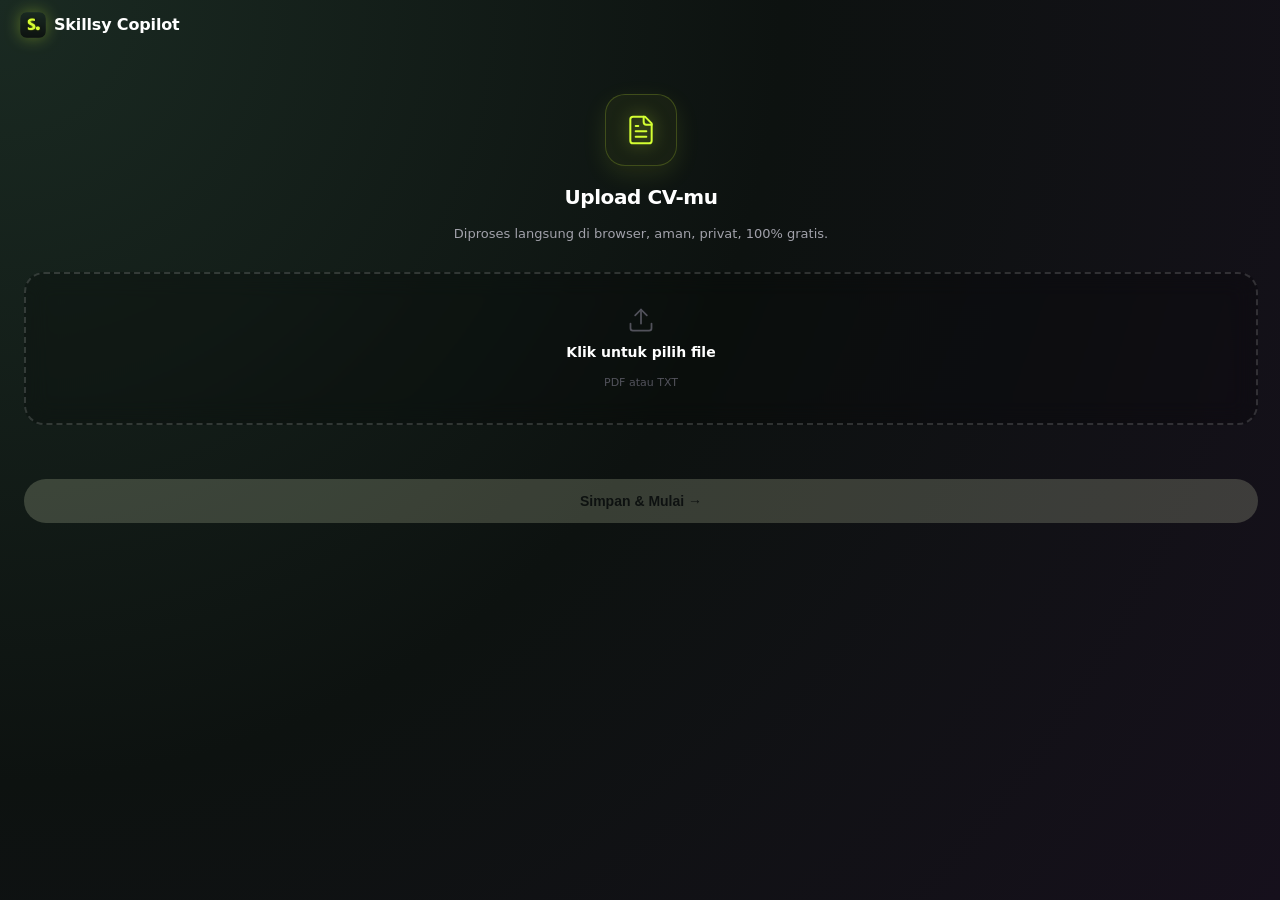
<file: extension/popup.html>
<!DOCTYPE html>
<html>
<head>
  <meta charset="utf-8">
  <link rel="stylesheet" href="popup.css">
  <title>Skillsy Copilot</title>
</head>
<body data-theme="dark">
<div class="app">

  <header class="app-header">
    <div class="header-brand">
      <div class="brand-logo">
        <img src="icon48.png" alt="Skillsy" width="24" height="24">
      </div>
      <span>Skillsy Copilot</span>
    </div>
  </header>

  <!-- VIEW: SETUP -->
  <div id="view-setup" class="view active">
    <div class="onboarding">
      <div class="onboarding-icon">
        <svg width="36" height="36" viewBox="0 0 24 24" fill="none" stroke="currentColor" stroke-width="1.5" stroke-linecap="round" stroke-linejoin="round"><path d="M15 2H6a2 2 0 0 0-2 2v16a2 2 0 0 0 2 2h12a2 2 0 0 0 2-2V7Z"/><path d="M14 2v4a2 2 0 0 0 2 2h4"/><path d="M10 9H8"/><path d="M16 13H8"/><path d="M16 17H8"/></svg>
      </div>
      <h3>Upload CV-mu</h3>
      <p>Diproses langsung di browser, aman, privat, 100% gratis.</p>
      <div class="file-drop-zone" id="file-drop">
        <input type="file" id="cv-upload" accept=".pdf,.txt" />
        <label for="cv-upload">
          <svg width="24" height="24" viewBox="0 0 24 24" fill="none" stroke="currentColor" stroke-width="1.5" stroke-linecap="round" stroke-linejoin="round"><path d="M21 15v4a2 2 0 0 1-2 2H5a2 2 0 0 1-2-2v-4"/><polyline points="17 8 12 3 7 8"/><line x1="12" y1="3" x2="12" y2="15"/></svg>
          <span>Klik untuk pilih file</span>
          <small>PDF atau TXT</small>
        </label>
      </div>
      <div id="setup-filename" class="filename-preview"></div>
      <button id="save-cv-btn" class="btn-primary" disabled>Simpan &amp; Mulai →</button>
      <div id="setup-status" class="status-msg"></div>
    </div>
  </div>

  <!-- VIEW: HOME -->
  <div id="view-home" class="view">
    <div class="home-header">
      <div>
        <p class="home-date" id="home-date"></p>
        <h2 class="home-greeting" id="home-greeting">Halo, job hunter</h2>
      </div>
    </div>

    <div class="cv-card">
      <div class="cv-card-icon">
        <svg width="16" height="16" viewBox="0 0 24 24" fill="none" stroke-width="2" stroke-linecap="round" stroke-linejoin="round"><path d="M15 2H6a2 2 0 0 0-2 2v16a2 2 0 0 0 2 2h12a2 2 0 0 0 2-2V7Z"/><path d="M14 2v4a2 2 0 0 0 2 2h4"/></svg>
      </div>
      <div class="cv-card-info">
        <span class="cv-card-label">CV Aktif</span>
        <span class="cv-card-name" id="cv-name-home"></span>
      </div>
      <button id="change-cv-btn" class="cv-card-btn">Ganti</button>
    </div>

    <div class="scan-hero">
      <h3>Siap membedah lowongan?</h3>
      <p>Buka lowongan di LinkedIn, JobStreet, atau Glints, lalu klik tombol ini.</p>
      <button id="analyze-btn" class="analyze-btn-super">
        <svg width="18" height="18" viewBox="0 0 24 24" fill="none" stroke="currentColor" stroke-width="2.5" stroke-linecap="round" stroke-linejoin="round"><path d="m21 21-6-6m6 6v-4.8m0 4.8h-4.8M3 16.2V21m0 0h4.8M3 21l6-6M21 7.8V3m0 0h-4.8M21 3l-6 6M3 7.8V3m0 0h4.8M3 3l6 6"/></svg>
        Pindai Lowongan Ini
      </button>
      <div id="analyze-status" class="status-msg"></div>
      <button id="dev-reset-btn" class="btn-ghost" style="margin-top: 18px; font-size: 10.5px; opacity: 0.35; padding: 7px 14px;">Reset Data</button>
    </div>

    <div id="home-stats" class="home-stats" style="display:none;">
      <div class="hs-item"><b id="hs-count">0</b><span>Lowongan dipindai</span></div>
      <div class="hs-item"><b id="hs-avg">-</b><span>Rata-rata skor</span></div>
      <div class="hs-item"><b id="hs-best">-</b><span>Skor terbaik</span></div>
    </div>

    <div id="last-analysis-wrap" style="display:none;">
      <p class="section-label">Terakhir dianalisis</p>
      <div id="last-analysis-card" class="history-job-card"></div>
    </div>

    <div class="tip-card">
      <svg viewBox="0 0 24 24" fill="none" stroke="currentColor" stroke-width="2" stroke-linecap="round" stroke-linejoin="round"><path d="M9 18h6"/><path d="M10 22h4"/><path d="M12 2a7 7 0 0 0-4 12.7c.6.5 1 1.4 1 2.3h6c0-.9.4-1.8 1-2.3A7 7 0 0 0 12 2z"/></svg>
      <div>
        <span class="tip-label">Tips Hari Ini</span>
        <p id="tip-text">Scan 3 lowongan sejenis untuk tahu skill yang paling sering diminta pasar.</p>
      </div>
    </div>
  </div>

  <!-- VIEW: LOADING -->
  <div id="view-loading" class="view">
    <div class="loading-container">
      <div class="spinner"></div>
      <h3 id="loading-step">Menyedot data lowongan...</h3>
      <p id="loading-sub">Mohon tunggu sebentar</p>
    </div>
  </div>

  <!-- VIEW: RESULT -->
  <div id="view-result" class="view">
    <div class="result-header">
      <button class="btn-ghost" id="back-to-home-btn">← Kembali</button>
      <div class="result-header-info">
        <span class="result-title" id="result-job-title"></span>
        <span class="result-company" id="result-company"></span>
      </div>
    </div>

    <div class="score-section">
      <div class="score-meta">
        <div class="score-ring">
          <span id="result-score">0%</span>
          <label>Match Score</label>
        </div>
        <div class="score-info">
          <div class="score-badges">
            <div class="badge" id="result-seniority"></div>
            <div class="score-level" id="result-level"></div>
          </div>
        </div>
      </div>
      <div class="score-bar-track"><div class="score-bar-fill" id="score-bar" style="width:0%"></div></div>
    </div>

    <div class="analisis-card" id="analisis-card" style="display:none;">
      <div class="synthesis-block" id="synthesis-section" style="display:none;"></div>
      <div class="hard-filter-banner" id="hard-filter-banner" style="display:none;"></div>
      <div class="score-breakdown" id="score-breakdown" style="display:none;"></div>
    </div>

    <div class="advice-card" id="result-advice"></div>

    <div class="result-tabs">
      <button class="tab-btn active" data-tab="skills">Skills</button>
      <button class="tab-btn" data-tab="ats">ATS Keys</button>
    </div>

    <div class="tab-content" id="tab-skills">
      <div id="requirements-list"></div>
      
      <div class="skill-section" style="margin-top: 12px;">
        <h5 class="green">
          <svg width="14" height="14" viewBox="0 0 24 24" fill="none" stroke="currentColor" stroke-width="2.5"><polyline points="20 6 9 17 4 12"/></svg>
          Skill Relevan yang Kamu Punya
        </h5>
        <div class="skill-chips" id="result-matched"></div>
      </div>
      
      <div class="skill-section">
        <h5 class="red">
          <svg width="14" height="14" viewBox="0 0 24 24" fill="none" stroke="currentColor" stroke-width="2.5"><line x1="18" y1="6" x2="6" y2="18"/><line x1="6" y1="6" x2="18" y2="18"/></svg>
          Skill yang Belum Dimiliki (Sesuai JD)
        </h5>
        <div class="skill-chips" id="result-missing"></div>
      </div>
    </div>

    <div class="tab-content hidden" id="tab-ats">
      <p class="hint-text">Salin kata-kata ini persis ke CV dan cover letter-mu agar lolos sistem ATS:</p>
      <div class="ats-grid" id="result-ats"></div>
    </div>

    <button id="cover-letter-btn" class="btn-secondary">
      <svg width="16" height="16" viewBox="0 0 24 24" fill="none" stroke="currentColor" stroke-width="2" stroke-linecap="round" stroke-linejoin="round"><rect width="20" height="16" x="2" y="4" rx="2"/><path d="m22 7-8.97 5.7a1.94 1.94 0 0 1-2.06 0L2 7"/></svg>
      Generate Cover Letter
    </button>

    <button id="tailor-btn" class="btn-secondary">
      <svg width="16" height="16" viewBox="0 0 24 24" fill="none" stroke="currentColor" stroke-width="2" stroke-linecap="round" stroke-linejoin="round"><path d="M14.7 6.3a1 1 0 0 0 0 1.4l1.6 1.6a1 1 0 0 0 1.4 0l3.77-3.77a6 6 0 0 1-7.94 7.94l-6.91 6.91a2.12 2.12 0 0 1-3-3l6.91-6.91a6 6 0 0 1 7.94-7.94l-3.76 3.76z"/></svg>
      Buat CV Tailored (ATS)
    </button>
  </div>

  <!-- VIEW: CV TAILOR -->
  <div id="view-tailor" class="view">
    <div class="result-header">
      <button class="btn-ghost" id="back-to-result-tailor">← Kembali</button>
      <div class="result-header-info"><span class="result-title">CV Tailored untuk Lowongan Ini</span></div>
    </div>
    <div id="tailor-loading" style="display:flex; flex-direction:column; align-items:center; gap:10px; padding:40px 10px; text-align:center;">
      <div class="spinner"></div>
      <h3>Menyusun CV tailored...</h3>
      <p style="font-size:12px; color:var(--text-muted);">Menata ulang seluruh CV-mu. Ini butuh <b>10-25 detik</b>, jangan tutup panelnya ya.</p>
    </div>
    <div id="tailorError" style="display:none; background:rgba(248,113,113,0.08); border:1px solid rgba(248,113,113,0.3); border-radius:12px; padding:12px 14px; font-size:12.5px; color:#fca5a5; line-height:1.5;"></div>
    <div id="tailor-content" style="display:none; flex-direction:column; gap:12px;">
      <div class="tailor-badge" id="tailorBadge"></div>
      <div id="tailorSheet">
        <div id="tsHeader"></div>
        <p class="ts-summary" id="tsSummary"></p>
        <div id="tsSections"></div>
      </div>
      <div class="tailor-actions">
        <button id="tailor-print" class="btn-primary">
          <svg width="15" height="15" viewBox="0 0 24 24" fill="none" stroke="currentColor" stroke-width="2" stroke-linecap="round" stroke-linejoin="round"><polyline points="6 9 6 2 18 2 18 9"/><path d="M6 18H4a2 2 0 0 1-2-2v-5a2 2 0 0 1 2-2h16a2 2 0 0 1 2 2v5a2 2 0 0 1-2 2h-2"/><rect x="6" y="14" width="12" height="8"/></svg>
          Print / Simpan PDF
        </button>
        <button id="tailor-copy" class="btn-ghost">Copy sebagai teks</button>
      </div>
      <p class="hint-text" id="tailorKeywordNote"></p>
    </div>
  </div>

  <!-- VIEW: COVER LETTER -->
  <div id="view-cover-letter" class="view">
    <div class="result-header">
      <button class="btn-ghost" id="back-to-result-btn">← Kembali</button>
      <span class="result-title">Cover Letter</span>
    </div>
    <div id="cl-loading" class="loading-container">
      <div class="spinner"></div>
      <h3>Menulis cover letter...</h3>
      <p>AI sedang merangkai kata terbaik untukmu</p>
    </div>
    <div id="cl-content" style="display:none; flex-direction: column; gap: 12px;">
      <p class="hint-text">AI sudah menulis draft cover letter yang dipersonalisasi. Edit sesuai kebutuhan:</p>
      <textarea id="cl-text"></textarea>
      <button id="copy-cl-btn" class="btn-primary">
        <svg width="16" height="16" viewBox="0 0 24 24" fill="none" stroke="currentColor" stroke-width="2" stroke-linecap="round" stroke-linejoin="round"><rect width="14" height="14" x="8" y="8" rx="2" ry="2"/><path d="M4 16c-1.1 0-2-.9-2-2V4c0-1.1.9-2 2-2h10c1.1 0 2 .9 2 2"/></svg>
        Salin ke Clipboard
      </button>
    </div>
  </div>

  <!-- VIEW: HISTORY -->
  <div id="view-history" class="view">
    <div id="history-insight-wrap"></div>
    <p class="section-label" id="history-list-label">Semua Lowongan</p>
    <div id="history-list"></div>
  </div>

  <!-- BOTTOM NAV (hidden until CV set) -->
  <nav class="bottom-nav" id="bottom-nav" style="display:none;">
    <button class="nav-btn active" data-nav="home">
      <svg viewBox="0 0 24 24" fill="none" stroke="currentColor" stroke-width="1.5" stroke-linecap="round" stroke-linejoin="round"><path d="m3 9 9-7 9 7v11a2 2 0 0 1-2 2H5a2 2 0 0 1-2-2z"/><polyline points="9 22 9 12 15 12 15 22"/></svg>
      <span>Beranda</span>
    </button>
    <button class="nav-btn" data-nav="history">
      <svg viewBox="0 0 24 24" fill="none" stroke="currentColor" stroke-width="1.5" stroke-linecap="round" stroke-linejoin="round"><circle cx="12" cy="12" r="10"/><polyline points="12 6 12 12 16 14"/></svg>
      <span>Riwayat</span>
    </button>
  </nav>

</div>
<script src="pdf.min.js"></script>
<script src="popup.js"></script>
</body>
</html>
</file>
<file: extension/popup.css>
* { box-sizing: border-box; margin: 0; padding: 0; }

/* ── NEON GLASSMORPHISM THEME ────────────────────────────────────────────────── */
:root {
  /* Core Colors */
  --bg-gradient: radial-gradient(circle at top left, #1a2a22 0%, #0d1210 50%, #16101c 100%);
  --text: #ffffff;
  --text-main: #ffffff;
  --text-muted: #a1a1aa;
  --text-faint: #52525b;
  
  /* Accents */
  --accent-neon: #d4ff32;
  --accent-purple: #c084fc;
  
  /* Glass Variables */
  --glass-bg: rgba(255, 255, 255, 0.03);
  --glass-bg-strong: rgba(255, 255, 255, 0.08);
  --shadow-sm: 0 4px 24px rgba(0, 0, 0, 0.25);
  --glass-border: rgba(255, 255, 255, 0.08);
  --glass-shadow: 0 8px 32px rgba(0, 0, 0, 0.6);
  --glass-shadow-md: 0 16px 48px rgba(0, 0, 0, 0.8);
  --neon-shadow-green: 0 4px 24px rgba(212, 255, 50, 0.15);
  --neon-shadow-purple: 0 4px 24px rgba(192, 132, 252, 0.15);
  
  --blur: 24px;
  
  /* Sizes */
  --nav-height: 70px;
  --header-height: 60px;
  --radius-card: 28px;
  --radius-btn: 100px;
}

/* ── BASE ─────────────────────────────────────────────────────────────────── */
body {
  font-family: -apple-system, BlinkMacSystemFont, 'Segoe UI', system-ui, sans-serif;
  background: var(--bg-gradient);
  background-attachment: fixed;
  color: var(--text);
  font-size: 14px;
  line-height: 1.5;
  min-height: 100vh;
  transition: background 0.5s;
  -webkit-font-smoothing: antialiased;
}

.app {
  display: flex;
  flex-direction: column;
  height: 100vh;
  overflow: hidden;
}

/* ── GLASS MIXIN (applied via class) ─────────────────────────────────────── */
.glass {
  background: var(--glass-bg);
  backdrop-filter: blur(var(--blur));
  -webkit-backdrop-filter: blur(var(--blur));
  border: 1px solid var(--glass-border);
  box-shadow: var(--glass-shadow);
}
.glass-strong {
  background: var(--glass-bg-strong);
  backdrop-filter: blur(var(--blur));
  -webkit-backdrop-filter: blur(var(--blur));
  border: 1px solid var(--glass-border);
  box-shadow: var(--glass-shadow);
}

/* ── HEADER ─────────────────────────────────────────────────────────────── */
.app-header {
  display: flex;
  align-items: center;
  justify-content: space-between;
  padding: 12px 20px;
  background: transparent;
  flex-shrink: 0;
  margin-bottom: 4px;
}
.header-brand {
  display: flex;
  align-items: center;
  gap: 8px;
  font-weight: 800;
  font-size: 16px;
  color: #fff;
  letter-spacing: -0.01em;
}
.brand-logo {
  display: flex; align-items: center; justify-content: center;
  width: 26px; height: 26px;
  filter: drop-shadow(0 0 8px rgba(212, 255, 50, 0.35));
}
.brand-logo img {
  width: 26px; height: 26px;
  border-radius: 7px;
  display: block;
}

#theme-toggle {
  display: none; /* Theme is permanently dark neon */
}

/* ── VIEWS ─────────────────────────────────────────────────────────────── */
.view {
  display: none;
  flex-direction: column;
  flex: 1;
  overflow-y: auto;
  padding: 16px 14px 30px 16px;
  gap: 12px;
}
.view.active { display: flex; }
/* Anak view TIDAK boleh menyusut: panel flex-column memaksa shrink saat
   kontennya panjang, dan kartu ber-overflow:hidden akan "menelan" isinya
   (subtitle & tombol tenggelam di balik kartu scan). Biarkan yang scroll. */
.view > * { flex-shrink: 0; }
.view::-webkit-scrollbar { width: 4px; }
.view::-webkit-scrollbar-track { background: transparent; }
.view::-webkit-scrollbar-thumb { background: rgba(255,255,255,0.1); border-radius: 2px; }
.view::-webkit-scrollbar-thumb:hover { background: rgba(255,255,255,0.2); }

/* ── SETUP ─────────────────────────────────────────────────────────────── */
.onboarding {
  display: flex; flex-direction: column; align-items: center;
  text-align: center; padding: 24px 8px; gap: 8px;
}
.onboarding-icon {
  width: 72px; height: 72px;
  background: rgba(212, 255, 50, 0.05);
  border: 1px solid rgba(212, 255, 50, 0.2);
  border-radius: 20px;
  display: flex; align-items: center; justify-content: center;
  margin-bottom: 8px;
  box-shadow: 0 8px 24px rgba(212, 255, 50, 0.1);
}
.onboarding-icon svg { stroke: var(--accent-neon); filter: drop-shadow(0 0 8px rgba(212, 255, 50, 0.5)); width: 32px; height: 32px; stroke-width: 1.5; }
.onboarding h3 { font-size: 20px; font-weight: 800; margin-bottom: 4px; letter-spacing: -0.02em; color: #fff; }
.onboarding > p { color: var(--text-muted); font-size: 13px; margin-bottom: 20px; line-height: 1.5; }

.file-drop-zone {
  border: 2px dashed rgba(255, 255, 255, 0.15);
  background: rgba(0, 0, 0, 0.2);
  backdrop-filter: blur(12px);
  -webkit-backdrop-filter: blur(12px);
  border-radius: 20px;
  padding: 32px 20px; width: 100%;
  cursor: pointer; transition: all 0.3s cubic-bezier(0.4, 0, 0.2, 1);
  position: relative; margin-bottom: 12px;
}
.file-drop-zone:hover, .file-drop-zone.dragover {
  border-color: var(--accent-neon);
  background: rgba(212, 255, 50, 0.05);
  box-shadow: inset 0 0 0 1px rgba(212, 255, 50, 0.1), 0 8px 32px rgba(212, 255, 50, 0.15);
  transform: translateY(-2px);
}
.file-drop-zone input[type="file"] { position: absolute; inset: 0; opacity: 0; cursor: pointer; width: 100%; height: 100%; }
.file-drop-zone label { display: flex; flex-direction: column; align-items: center; gap: 8px; color: var(--text-muted); font-size: 13px; pointer-events: none; }
.file-drop-zone label svg { stroke: var(--text-faint); transition: stroke 0.3s; width: 28px; height: 28px; }
.file-drop-zone:hover label svg, .file-drop-zone.dragover label svg { stroke: var(--accent-neon); filter: drop-shadow(0 0 6px rgba(212, 255, 50, 0.4)); }
.file-drop-zone label span { font-weight: 700; color: #fff; font-size: 14px; margin-bottom: 4px; display: block; }
.file-drop-zone label small { font-size: 11px; color: var(--text-faint); }
.filename-preview { font-size: 13px; color: var(--accent-neon); font-weight: 700; min-height: 18px; margin-bottom: 8px; }

/* ── ADVICE CARD ─────────────────────────────────────────────────────────── */
.advice-card {
  background: var(--glass-bg-strong);
  backdrop-filter: blur(var(--blur));
  -webkit-backdrop-filter: blur(var(--blur));
  border: 1px solid var(--glass-border);
  border-radius: var(--radius-card);
  box-shadow: var(--glass-shadow-md);
  margin-bottom: 24px;
  overflow: hidden;
  display: flex;
  flex-direction: column;
}

.advice-header {
  display: flex; align-items: center; gap: 12px;
  padding: 16px 20px;
  border-bottom: 1px solid var(--glass-border);
  background: rgba(0,0,0,0.2);
}
.advice-header.status-green { color: #10b981; }
.advice-header.status-yellow { color: #f59e0b; }
.advice-header.status-red { color: #ef4444; }

.advice-icon-ring {
  width: 36px; height: 36px; border-radius: 10px;
  display: flex; align-items: center; justify-content: center;
}
.advice-header.status-green .advice-icon-ring { background: rgba(16, 185, 129, 0.15); border: 1px solid rgba(16, 185, 129, 0.3); }
.advice-header.status-yellow .advice-icon-ring { background: rgba(245, 158, 11, 0.15); border: 1px solid rgba(245, 158, 11, 0.3); }
.advice-header.status-red .advice-icon-ring { background: rgba(239, 68, 68, 0.15); border: 1px solid rgba(239, 68, 68, 0.3); }

.advice-header h4 {
  font-size: 16px; font-weight: 800; letter-spacing: -0.01em; margin: 0; color: #fff;
}

.advice-section {
  padding: 16px 20px;
}
.advice-summary {
  border-bottom: 1px dashed rgba(255,255,255,0.08);
}
.advice-section-title {
  display: flex; align-items: center; gap: 8px;
  font-size: 12px; font-weight: 800; color: var(--text-muted);
  text-transform: uppercase; letter-spacing: 0.5px;
  margin-bottom: 8px;
}
.advice-section-title svg {
  width: 14px; height: 14px; stroke: var(--text-faint);
}
.advice-section p, .advice-content {
  font-size: 14px; line-height: 1.6; color: rgba(255, 255, 255, 0.9); margin: 0;
}
.advice-content ul, .advice-content ol { padding-left: 20px; margin-top: 8px; }
.advice-content li { margin-bottom: 6px; }

/* ── BUTTONS ─────────────────────────────────────────────────────────────── */
.btn-primary {
  background: var(--accent-neon);
  color: #0d1210;
  border: none; border-radius: var(--radius-btn);
  padding: 14px 18px; font-weight: 800; font-size: 14px;
  cursor: pointer; width: 100%;
  display: flex; align-items: center; justify-content: center; gap: 8px;
  transition: all 0.25s; flex-shrink: 0;
  box-shadow: var(--neon-shadow-green);
}
.btn-primary:hover:not(:disabled) { transform: translateY(-2px); box-shadow: 0 8px 28px rgba(212, 255, 50, 0.35); filter: brightness(1.05); }
.btn-primary:active { transform: translateY(0); }
.btn-primary:disabled { opacity: 0.2; cursor: not-allowed; transform: none; box-shadow: none; filter: grayscale(0.8); }
.btn-large { padding: 16px 20px; font-size: 15px; border-radius: var(--radius-btn); }

.btn-secondary {
  background: var(--glass-bg);
  backdrop-filter: blur(12px);
  -webkit-backdrop-filter: blur(12px);
  color: var(--text);
  border: 1px solid var(--glass-border);
  border-radius: 12px; padding: 11px 16px;
  font-weight: 600; font-size: 13px;
  cursor: pointer; width: 100%;
  display: flex; align-items: center; justify-content: center; gap: 6px;
  transition: all 0.2s; flex-shrink: 0;
}
.btn-secondary svg { stroke: currentColor; }
.btn-secondary:hover { background: var(--glass-bg-strong); box-shadow: var(--glass-shadow); }

.btn-ghost {
  background: transparent; border: none;
  color: var(--text-muted); font-size: 13px;
  cursor: pointer; padding: 4px 0;
  display: flex; align-items: center; gap: 4px;
  white-space: nowrap; flex-shrink: 0;
  transition: color 0.2s;
}
.btn-ghost:hover { color: var(--text); }

.status-msg { font-size: 12px; color: var(--text-muted); text-align: center; min-height: 16px; }
.section-label { font-size: 11px; font-weight: 700; color: var(--text-faint); text-transform: uppercase; letter-spacing: 0.07em; }
.hint-text { font-size: 12px; color: var(--text-muted); }

/* ── CV CHIP ─────────────────────────────────────────────────────────────── */
.cv-chip {
  display: flex; align-items: center; gap: 8px;
  background: var(--glass-bg-strong);
  backdrop-filter: blur(16px);
  -webkit-backdrop-filter: blur(16px);
  border: 1px solid var(--glass-border);
  border-radius: var(--radius-btn); padding: 8px 12px 8px 14px;
  box-shadow: var(--glass-shadow);
}
.cv-chip svg { stroke: var(--accent-neon); flex-shrink: 0; }
.cv-chip > span { font-size: 12px; font-weight: 600; flex: 1; overflow: hidden; text-overflow: ellipsis; white-space: nowrap; color: #fff; }
.cv-chip button { background: rgba(255,255,255,0.1); border: none; cursor: pointer; font-size: 11px; color: #fff; font-weight: 700; padding: 5px 10px; border-radius: var(--radius-btn); white-space: nowrap; transition: background 0.15s; }
.cv-chip button:hover { background: rgba(255,255,255,0.2); }

/* ── ANALYZE CARD ────────────────────────────────────────────────────────── */
.analyze-card {
  background: var(--glass-bg-strong);
  backdrop-filter: blur(var(--blur));
  -webkit-backdrop-filter: blur(var(--blur));
  border: 1px solid var(--glass-border);
  border-radius: 24px; padding: 24px 20px;
  box-shadow: var(--glass-shadow-md);
  display: flex; flex-direction: column; align-items: center; gap: 12px;
  text-align: center;
}
.analyze-icon-wrapper {
  width: 56px; height: 56px;
  background: rgba(212, 255, 50, 0.05);
  border: 1px solid rgba(212, 255, 50, 0.2);
  border-radius: 16px;
  display: flex; align-items: center; justify-content: center;
  color: var(--accent-neon);
  margin-bottom: 4px;
}
.analyze-title { font-size: 16px; font-weight: 800; color: #fff; }
.analyze-hint { color: var(--text-muted); font-size: 13px; line-height: 1.5; margin-bottom: 8px; }

.analyze-btn-super {
  background: var(--accent-neon);
  color: #0d1210;
  border: none;
  border-radius: var(--radius-btn);
  padding: 16px 20px;
  font-weight: 800; font-size: 14px;
  cursor: pointer; width: 100%;
  display: flex; align-items: center; justify-content: center; gap: 10px;
  box-shadow: 0 8px 32px rgba(212, 255, 50, 0.22);
  transition: all 0.3s cubic-bezier(0.4, 0, 0.2, 1);
  text-transform: uppercase; letter-spacing: 0.5px;
}
.analyze-btn-super:hover:not(:disabled) {
  transform: translateY(-2px);
  box-shadow: 0 12px 40px rgba(212, 255, 50, 0.35);
  filter: brightness(1.05);
}
.analyze-btn-super:active:not(:disabled) { transform: translateY(0); }
.analyze-btn-super:disabled { opacity: 0.4; cursor: not-allowed; }

/* ── LOADING ─────────────────────────────────────────────────────────────── */
.loading-container { flex: 1; display: flex; flex-direction: column; align-items: center; justify-content: center; gap: 16px; text-align: center; }
.spinner { width: 40px; height: 40px; border: 3px solid var(--glass-border); border-top-color: var(--accent); border-radius: 50%; animation: spin 0.75s linear infinite; flex-shrink: 0; }
@keyframes spin { to { transform: rotate(360deg); } }
.loading-container h3 { font-size: 16px; font-weight: 700; }
.loading-container p { font-size: 13px; color: var(--text-muted); }

/* ── RESULT ──────────────────────────────────────────────────────────────── */
.result-header { display: flex; align-items: center; gap: 10px; flex-shrink: 0; padding: 0 4px;}
.result-header-info { flex: 1; min-width: 0; display: flex; flex-direction: column; gap: 2px; }
.result-title { font-size: 16px; font-weight: 800; overflow: hidden; text-overflow: ellipsis; white-space: nowrap; display: block; letter-spacing: -0.01em;}
.result-company { font-size: 12px; color: var(--text-muted); overflow: hidden; text-overflow: ellipsis; white-space: nowrap; display: block; font-weight: 500;}

.score-section {
  background: var(--glass-bg-strong);
  backdrop-filter: blur(var(--blur)); -webkit-backdrop-filter: blur(var(--blur));
  color: var(--text);
  border: 1px solid var(--glass-border);
  border-radius: 20px; padding: 20px;
  display: flex; flex-direction: column; gap: 16px;
  box-shadow: var(--shadow-sm); flex-shrink: 0;
}
.score-meta { display: flex; align-items: center; gap: 16px; width: 100%; }
.score-ring { flex-shrink: 0; display: flex; flex-direction: column; gap: 4px;}
.score-ring span { display: block; font-size: 38px; font-weight: 900; color: var(--text); line-height: 1; letter-spacing: -0.03em; }
.score-ring label { font-size: 11px; font-weight: 700; color: var(--text-faint); display: block; text-transform: uppercase; letter-spacing: 0.05em; }
.score-info { flex: 1; display: flex; flex-direction: column; gap: 8px; align-items: flex-end; }
.score-bar-track { height: 6px; width: 100%; background: rgba(255,255,255,0.07); border-radius: 3px; overflow: hidden; border: 1px solid var(--glass-border); }
.score-bar-fill { height: 100%; border-radius: 3px; transition: width 0.9s cubic-bezier(.4,0,.2,1); }
.score-badges { display: flex; flex-direction: column; align-items: flex-end; gap: 4px; }
.badge { display: inline-block; background: rgba(255,255,255,0.06); border: 1px solid var(--glass-border); color: var(--text-muted); padding: 5px 12px; border-radius: var(--radius-btn); font-size: 11px; font-weight: 700; }
.score-level { font-size: 12px; font-weight: 800; color: var(--text); display: flex; align-items: center; gap: 6px;}

.status-indicator { display: inline-block; width: 10px; height: 10px; border-radius: 50%; }
.status-indicator.met { background: var(--accent-neon); box-shadow: 0 0 8px var(--accent-neon); }
.status-indicator.partial { background: #fbbf24; box-shadow: 0 0 8px #fbbf24;}
.status-indicator.missing { background: #ef4444; box-shadow: 0 0 8px #ef4444;}
.score-level .status-indicator { width: 8px; height: 8px; }



/* ── TABS ────────────────────────────────────────────────────────────────── */
.result-tabs {
  display: flex; gap: 4px;
  background: var(--glass-bg);
  backdrop-filter: blur(12px);
  -webkit-backdrop-filter: blur(12px);
  border: 1px solid var(--glass-border);
  padding: 4px; border-radius: 12px; flex-shrink: 0;
}
.tab-btn { flex: 1; background: transparent; border: none; cursor: pointer; padding: 7px; border-radius: 9px; font-size: 12px; font-weight: 700; color: var(--text-muted); transition: all 0.2s; }
.tab-btn.active { background: var(--glass-bg-strong); color: var(--text); box-shadow: var(--glass-shadow); }
.tab-content { display: flex; flex-direction: column; gap: 14px; }
.tab-content.hidden { display: none; }

.req-list { display: flex; flex-direction: column; gap: 10px; }
.req-item {
  background: var(--glass-bg);
  backdrop-filter: blur(8px); -webkit-backdrop-filter: blur(8px);
  border: 1px solid var(--glass-border);
  border-radius: 20px; padding: 14px;
  display: flex; flex-direction: column; gap: 6px;
}
.req-header { display: flex; align-items: flex-start; gap: 10px; }
.req-status-icon {
  flex-shrink: 0; width: 20px; height: 20px;
  display: flex; align-items: center; justify-content: center;
  border-radius: 50%;
}
.req-status-icon.met { background: var(--accent-neon); color: #000; }
.req-status-icon.partial { background: #fbbf24; color: #000; }
.req-status-icon.missing { background: #1a1a1a; color: #fff; border: 1px solid rgba(255,255,255,0.2);}
.req-title { font-weight: 700; font-size: 13px; color: var(--text); flex: 1; }
.req-detail { font-size: 12px; color: var(--text-muted); line-height: 1.5; padding-left: 28px; }


.ats-grid { display: flex; flex-wrap: wrap; gap: 8px; }
.ats-chip {
  background: var(--glass-bg);
  backdrop-filter: blur(8px); -webkit-backdrop-filter: blur(8px);
  border: 1px dashed var(--glass-border);
  color: var(--text); padding: 6px 12px; border-radius: 8px;
  font-size: 12px; font-family: monospace; font-weight: 600;
  cursor: pointer; transition: all 0.2s;
}
.ats-chip:hover { border-color: var(--accent); background: var(--accent-bg); color: var(--accent-text); transform: translateY(-1px); }
.ats-chip.copied { border-color: #4ade80; background: rgba(34,197,94,0.12); color: #4ade80; border-style: solid; }

/* ── COVER LETTER ────────────────────────────────────────────────────────── */
#cl-text {
  width: 100%; height: 260px; padding: 14px;
  background: var(--glass-bg);
  backdrop-filter: blur(12px); -webkit-backdrop-filter: blur(12px);
  border: 1px solid var(--glass-border);
  border-radius: 12px; color: var(--text); font-size: 13px;
  line-height: 1.7; resize: vertical; font-family: inherit;
}

/* ── HISTORY ─────────────────────────────────────────────────────────────── */
.insight-card {
  background: var(--glass-bg-strong);
  backdrop-filter: blur(var(--blur)); -webkit-backdrop-filter: blur(var(--blur));
  border: 1px solid var(--glass-border);
  border-radius: 20px; padding: 16px;
  box-shadow: var(--glass-shadow-md);
}
.insight-title { font-size: 11px; font-weight: 700; text-transform: uppercase; letter-spacing: 0.07em; color: var(--text-faint); margin-bottom: 12px; display: flex; align-items: center; gap: 6px; }
.insight-title svg { stroke: currentColor; }
.insight-stat { display: grid; grid-template-columns: 1fr auto auto; align-items: center; gap: 8px; margin-bottom: 8px; }
.insight-stat span { font-size: 13px; font-weight: 500; }
.gap-bar { height: 5px; background: var(--glass-bg); border-radius: 3px; overflow: hidden; width: 80px; border: 1px solid var(--glass-border); }
.gap-bar-fill { height: 100%; background: linear-gradient(90deg, #f87171, #fb923c); border-radius: 3px; }
.gap-count { font-size: 11px; color: var(--text-muted); font-weight: 700; text-align: right; }

.history-job-card {
  background: var(--glass-bg-strong);
  backdrop-filter: blur(16px); -webkit-backdrop-filter: blur(16px);
  border: 1px solid var(--glass-border);
  border-radius: 16px; padding: 14px; cursor: pointer;
  transition: all 0.25s; box-shadow: var(--glass-shadow);
  display: flex; align-items: center; gap: 14px;
  margin-bottom: 8px;
}
.history-job-card:hover { box-shadow: var(--glass-shadow-md); transform: translateY(-2px); }
.history-job-info { flex: 1; min-width: 0; }
.history-job-title { font-weight: 700; font-size: 14px; white-space: nowrap; overflow: hidden; text-overflow: ellipsis; }
.history-job-company { font-size: 12px; color: var(--text-muted); margin-bottom: 6px; }
.history-job-bar { height: 4px; background: var(--glass-bg); border-radius: 2px; overflow: hidden; border: 1px solid var(--glass-border); }
.history-job-bar-fill { height: 100%; border-radius: 2px; transition: width 0.6s ease; }
.history-job-date { font-size: 11px; color: var(--text-faint); margin-top: 4px; }
.history-job-score { font-size: 22px; font-weight: 900; flex-shrink: 0; }
.score-high { color: #4ade80; }
.score-mid { color: #fbbf24; }
.score-low { color: #f87171; }

.empty-state { display: flex; flex-direction: column; align-items: center; text-align: center; padding: 48px 20px; gap: 12px; color: var(--text-muted); }
.empty-state svg { stroke: var(--text-faint); }
.empty-state p { font-size: 13px; }

/* ── BOTTOM NAV ──────────────────────────────────────────────────────────── */
.bottom-nav {
  display: flex;
  background: rgba(13, 18, 16, 0.7);
  backdrop-filter: blur(24px); -webkit-backdrop-filter: blur(24px);
  border-top: 1px solid rgba(255, 255, 255, 0.05);
  flex-shrink: 0; height: var(--nav-height);
  box-shadow: 0 -8px 32px rgba(0,0,0,0.5);
  padding: 0 16px;
  align-items: center;
  margin: 0 12px 12px 12px;
  border-radius: var(--radius-btn);
}
.nav-btn { flex: 1; height: 48px; background: transparent; border: none; cursor: pointer; display: flex; flex-direction: column; align-items: center; justify-content: center; gap: 4px; color: var(--text-faint); font-size: 11px; font-weight: 700; transition: all 0.2s; border-radius: var(--radius-btn); }
.nav-btn:hover { color: var(--text-muted); background: rgba(255,255,255,0.03); }
.nav-btn.active { color: var(--accent-neon); background: rgba(212, 255, 50, 0.08); box-shadow: inset 0 0 0 1px rgba(212, 255, 50, 0.15); }
.nav-btn.active svg { stroke: var(--accent-neon); filter: drop-shadow(0 0 8px rgba(212, 255, 50, 0.4)); }
.nav-btn svg { stroke: currentColor; transition: all 0.2s; width: 22px; height: 22px; stroke-width: 1.5px; }

/* ── HARD FILTER BANNER & SCORE BREAKDOWN (v2) ─────────────────────────── */
.hard-filter-banner {
  background: rgba(239, 68, 68, 0.1);
  border: 1px solid rgba(239, 68, 68, 0.35);
  border-radius: 14px;
  padding: 12px 14px;
  font-size: 12px;
  font-weight: 600;
  line-height: 1.5;
  color: #fca5a5;
  display: flex;
  gap: 10px;
  align-items: flex-start;
  flex-shrink: 0;
}
.hard-filter-banner svg { flex-shrink: 0; margin-top: 1px; stroke: #ef4444; }

.score-breakdown {
  background: rgba(255,255,255,0.03);
  border: 1px solid rgba(255,255,255,0.07);
  border-radius: 16px;
  padding: 14px 16px;
  display: flex;
  flex-direction: column;
  gap: 10px;
  flex-shrink: 0;
}
.score-breakdown-title {
  font-size: 11px;
  font-weight: 800;
  letter-spacing: 0.04em;
  text-transform: uppercase;
  color: var(--text-faint);
}
.breakdown-row { display: flex; flex-direction: column; gap: 4px; }
.breakdown-row-top { display: flex; justify-content: space-between; align-items: center; font-size: 12px; }
.breakdown-row-label { font-weight: 600; color: var(--text-muted); }
.breakdown-row-vals { font-weight: 800; }
.breakdown-row-vals .pct { color: #fff; }
.breakdown-row-vals .w { color: var(--text-faint); font-size: 10px; font-weight: 600; margin-left: 4px; }
.breakdown-track { height: 4px; background: rgba(255,255,255,0.07); border-radius: 2px; overflow: hidden; }
.breakdown-fill { height: 100%; border-radius: 2px; transition: width 0.9s cubic-bezier(.4,0,.2,1); }

  /* ==========================================================================
     ANALISIS CARD (Wadah utama untuk Pembahasan, Filter, dan Breakdown)
     ========================================================================== */
  .analisis-card {
    background: var(--glass-bg-strong);
    backdrop-filter: blur(var(--blur));
    -webkit-backdrop-filter: blur(var(--blur));
    border: 1px solid var(--glass-border);
    border-radius: 20px;
    padding: 20px;
    box-shadow: var(--shadow-sm);
    display: flex;
    flex-direction: column;
    gap: 16px;
    flex-shrink: 0;
  }

  /* Anak-anak analisis-card TIDAK punya chrome kartu sendiri:
     satu wadah, dipisah garis halus, bukan kartu bersarang */
  .analisis-card .synthesis-block,
  .analisis-card .score-breakdown {
    background: none;
    border: none;
    border-radius: 0;
    padding: 0;
  }
  .analisis-card .score-breakdown {
    border-top: 1px solid rgba(255, 255, 255, 0.08);
    padding-top: 14px;
  }
  .analisis-card .synthesis-block .breakdown-title { margin-bottom: 6px; }

  /* ── SYNTHESIS BLOCK (Pembahasan naratif di dalam analisis-card) ── */
  .synthesis-block {
    flex-shrink: 0;
  }
  .synthesis-block p {
    font-size: 13px;
    line-height: 1.65;
    color: var(--text-muted);
    margin: 0;
  }
  .synthesis-block strong {
    color: var(--text-main);
    font-weight: 600;
  }

/* chip skill plus (bukan wajib, nilai tambah) */
.chip.green.plus {
  border-style: dashed;
  color: var(--text-muted);
}
.chip.green.plus svg { stroke: #86efac; opacity: 0.75; }

/* ── SKILL CHIPS SECTIONS (Relevan / Belum Dimiliki) ────────────────────── */
/* Netral senada ats-chip: kaca + teks putih; warna status hanya di ikon. */
.skill-section {
  background: var(--glass-bg);
  border: 1px solid var(--glass-border);
  border-radius: 16px;
  padding: 14px;
  margin-top: 12px;
}
.skill-section h5 {
  display: flex;
  align-items: center;
  gap: 7px;
  font-size: 11px;
  font-weight: 700;
  letter-spacing: 0.05em;
  text-transform: uppercase;
  margin: 0 0 10px 0;
  color: var(--text-muted);
}
.skill-section h5 svg { stroke: currentColor; flex-shrink: 0; }
.skill-section h5.green svg { stroke: #4ade80; }
.skill-section h5.red   svg { stroke: #f87171; }

.skill-chips { display: flex; flex-wrap: wrap; gap: 8px; }

.chip {
  display: inline-flex;
  align-items: center;
  gap: 7px;
  padding: 7px 13px;
  border-radius: 100px;
  font-size: 12px;
  font-weight: 600;
  line-height: 1;
  background: var(--glass-bg);
  border: 1px solid var(--glass-border);
  color: var(--text);
  transition: border-color 0.15s ease, background 0.15s ease;
}
.chip svg { stroke: currentColor; flex-shrink: 0; }
.chip:hover { border-color: rgba(255, 255, 255, 0.2); background: var(--glass-bg-strong); }
.chip.green svg { stroke: #4ade80; }
.chip.red   svg { stroke: #f87171; }
.empty-chips { font-size: 12px; color: var(--text-muted); font-style: italic; }

/* section label terakhir dianalisis: napas ekstra dari nav bawah */
#last-analysis-wrap .section-label { margin-top: 4px; }

/* ── HOME v2: header, cv-card, scan-hero, stats, tips ───────────────────── */
.home-header { display: flex; justify-content: space-between; align-items: center; padding: 2px 2px 0; }
.home-date { font-size: 10.5px; font-weight: 700; color: var(--text-faint); text-transform: uppercase; letter-spacing: 0.08em; margin-bottom: 3px; }
.home-greeting { font-size: 19px; font-weight: 800; letter-spacing: -0.02em; color: #fff; }
.home-mark { font-size: 22px; font-weight: 900; color: #fff; letter-spacing: -0.03em; }
.home-mark span { color: var(--accent-neon); }

.cv-card {
  display: flex; align-items: center; gap: 12px;
  background: var(--glass-bg);
  border: 1px solid var(--glass-border);
  border-radius: 16px; padding: 12px 14px;
}
.cv-card-icon {
  width: 38px; height: 38px; border-radius: 11px; flex-shrink: 0;
  background: rgba(212, 255, 50, 0.1);
  border: 1px solid rgba(212, 255, 50, 0.22);
  display: flex; align-items: center; justify-content: center;
}
.cv-card-icon svg { stroke: var(--accent-neon); }
.cv-card-info { flex: 1; min-width: 0; display: flex; flex-direction: column; gap: 1px; }
.cv-card-label { font-size: 9.5px; font-weight: 800; letter-spacing: 0.09em; text-transform: uppercase; color: var(--text-faint); }
.cv-card-name { font-size: 12.5px; font-weight: 600; color: #fff; white-space: nowrap; overflow: hidden; text-overflow: ellipsis; }
.cv-card-btn {
  background: rgba(255,255,255,0.06); border: 1px solid var(--glass-border);
  color: var(--text-muted); font-size: 11px; font-weight: 700;
  padding: 7px 12px; border-radius: var(--radius-btn);
  cursor: pointer; transition: all 0.15s; white-space: nowrap;
}
.cv-card-btn:hover { color: #fff; border-color: rgba(255,255,255,0.2); }

.scan-hero {
  display: flex; flex-direction: column; align-items: center; text-align: center;
  gap: 6px;
  background: var(--glass-bg);
  border: 1px solid rgba(212, 255, 50, 0.16);
  border-radius: 20px; padding: 22px 18px 18px;
}
.scan-hero h3 { font-size: 16px; font-weight: 800; letter-spacing: -0.01em; color: #fff; }
.scan-hero p { font-size: 12px; color: var(--text-muted); line-height: 1.55; }
.scan-hero .analyze-btn-super { margin-top: 12px; }
.scan-hero .status-msg { margin-top: 8px; }

.home-stats { display: grid; grid-template-columns: repeat(3, 1fr); gap: 10px; }
.hs-item {
  background: var(--glass-bg); border: 1px solid var(--glass-border);
  border-radius: 14px; padding: 12px 8px; text-align: center;
}
.hs-item b { display: block; font-size: 19px; font-weight: 800; color: var(--accent-neon); letter-spacing: -0.02em; }
.hs-item span { font-size: 9px; font-weight: 700; color: var(--text-faint); text-transform: uppercase; letter-spacing: 0.05em; line-height: 1.35; display: block; margin-top: 3px; }

.tip-card {
  display: flex; gap: 11px; align-items: flex-start;
  background: var(--glass-bg); border: 1px solid var(--glass-border);
  border-radius: 14px; padding: 13px 14px;
}
.tip-card svg { width: 16px; height: 16px; stroke: var(--accent-neon); flex-shrink: 0; margin-top: 1px; }
.tip-label { font-size: 9.5px; font-weight: 800; text-transform: uppercase; letter-spacing: 0.09em; color: var(--text-faint); display: block; margin-bottom: 2px; }
.tip-card p { font-size: 11.5px; color: var(--text-muted); line-height: 1.5; margin: 0; }

/* ── CV TAILOR VIEW ─────────────────────────────────────────────────────── */
.tailor-badge {
  font-size: 11.5px; font-weight: 700; line-height: 1.5;
  border-radius: 12px; padding: 9px 12px;
}
.tailor-badge.ok { background: rgba(74,222,128,0.08); border: 1px solid rgba(74,222,128,0.3); color: #86efac; }
.tailor-badge.warn { background: rgba(251,191,36,0.08); border: 1px solid rgba(251,191,36,0.3); color: #fcd34d; }
#tailorSheet {
  background: #ffffff; color: #111111;
  border-radius: 12px; padding: 20px 18px;
  font-size: 12.5px; line-height: 1.55;
}
#tailorSheet .ts-summary { font-style: italic; margin: 0 0 12px 0; }
#tailorSheet h4 {
  font-size: 12px; margin: 14px 0 6px 0;
  text-transform: uppercase; letter-spacing: 0.05em;
  border-bottom: 1px solid #dddddd; padding-bottom: 3px;
}
#tailorSheet ul { margin: 0; padding-left: 18px; }
#tailorSheet li { margin-bottom: 5px; }
.tailor-actions { display: flex; flex-direction: column; gap: 10px; }

@media print {
  body * { visibility: hidden !important; }
  #tailorSheet, #tailorSheet * { visibility: visible !important; }
  #tailorSheet {
    position: absolute; top: 0; left: 0; width: 100%;
    border-radius: 0; padding: 0;
    font-size: 11pt;
  }
}

/* ── CV TAILOR v2: header + entry struktur resume ───────────────────────── */
#tailorSheet .ts-name { font-size: 17px; font-weight: 800; text-align: center; letter-spacing: 0.03em; }
#tailorSheet .ts-headline { font-size: 12.5px; font-weight: 600; text-align: center; color: #1a56db; margin-top: 1px; }
#tailorSheet .ts-contact { font-size: 10.5px; text-align: center; color: #444; margin: 2px 0 12px 0; }
#tailorSheet .ts-para { margin: 0 0 10px 0; }
#tailorSheet .ts-entry { margin-bottom: 12px; }
#tailorSheet .ts-er { display: flex; justify-content: space-between; align-items: baseline; gap: 8px; }
#tailorSheet .ts-et { font-weight: 700; font-size: 12.5px; }
#tailorSheet .ts-meta { font-size: 10.5px; color: #555; white-space: nowrap; }
#tailorSheet .ts-sub { font-style: italic; font-size: 11.5px; margin: 1px 0 4px 0; }

/* skills per kategori di lembar CV */
#tailorSheet .ts-sgroup { margin-bottom: 5px; }
#tailorSheet .ts-sgroup b { font-weight: 700; }

.bd-note { font-size: 10.5px; color: var(--text-faint); line-height: 1.4; margin-top: 1px; }
</file>
